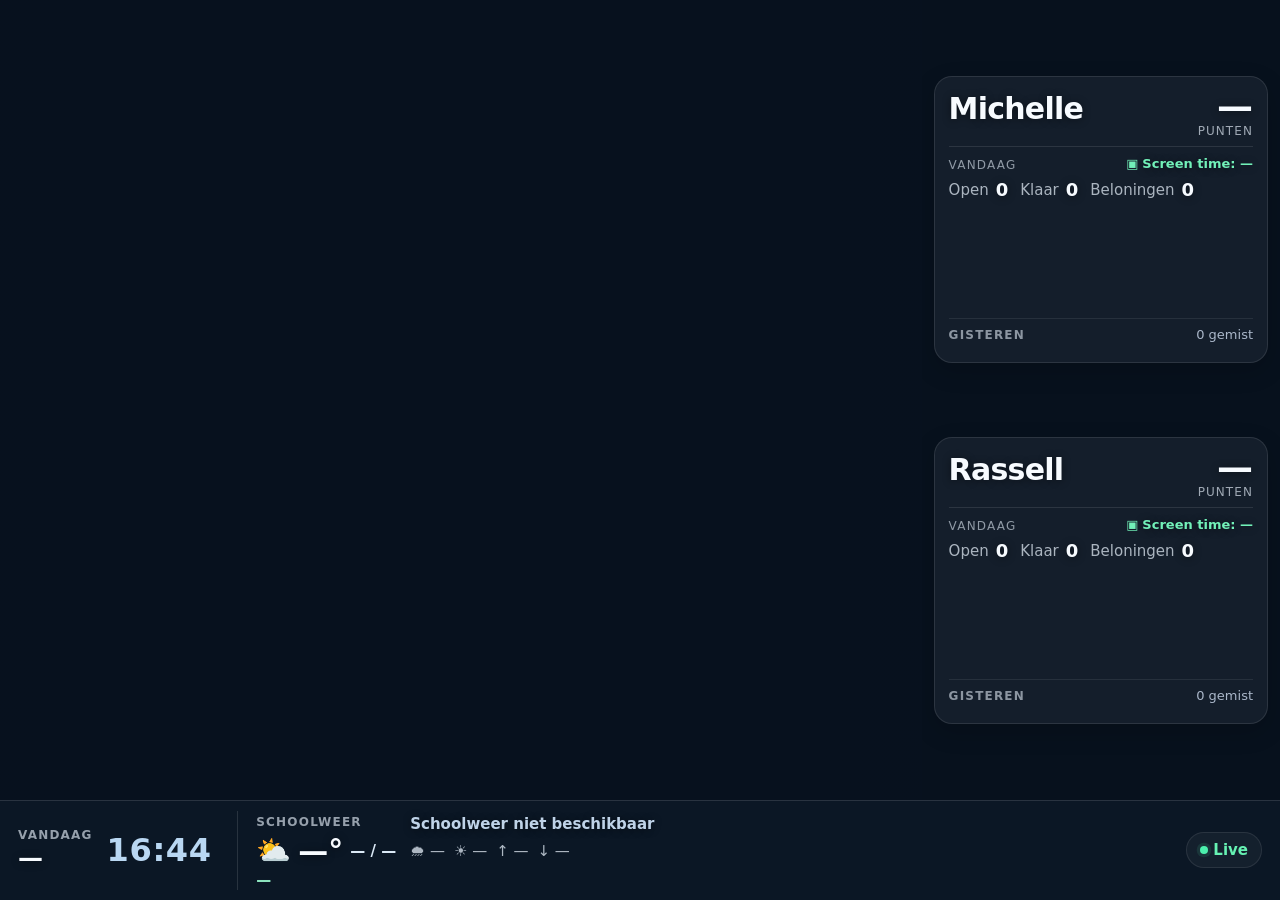
<file: index.html>
<!doctype html>
<html lang="nl">
<head>
<!-- Moved to Cloudflare on 1 Oct 2026: the old GitHub Pages address forwards here. -->
<script>if(location.hostname==='rdecaste.github.io')location.replace('https://family.quest-engine.workers.dev/'+location.search+location.hash);</script>
<meta charset="utf-8">
<meta name="viewport" content="width=device-width,initial-scale=1,viewport-fit=cover">
<meta http-equiv="Cache-Control" content="no-store">
<title>Family Dashboard</title>
<style>
*{box-sizing:border-box}
html,body{width:100%;height:100%;margin:0;overflow:hidden;background:#07111d;color:#f7fbff;font-family:Inter,system-ui,-apple-system,"Segoe UI",sans-serif}
body{background:#07111d}
.app{width:100vw;height:100vh;display:grid;grid-template-columns:minmax(0,27fr) minmax(0,73fr);background:#07111d}
.sidebar{position:relative;z-index:3;padding:2.3vh 1.7vw 2vh;display:flex;flex-direction:column;gap:1.45vh;background:linear-gradient(90deg,rgba(7,17,29,.98) 0%,rgba(7,17,29,.96) 82%,rgba(7,17,29,.82) 94%,rgba(7,17,29,.35) 100%)}
.sidebar-top{display:grid;grid-template-columns:1.3fr 1fr;gap:.8vw}
.date-wrap,.weather,.child{border:1px solid rgba(255,255,255,.10);background:rgba(255,255,255,.045);box-shadow:0 8px 24px rgba(0,0,0,.16)}
.date-wrap,.weather{border-radius:1.15vw;padding:1vw 1.05vw;min-height:12.5vh;display:flex;flex-direction:column;justify-content:center}
.date-label,.weather-label{font-size:.68vw;font-weight:760;letter-spacing:.1em;text-transform:uppercase;color:rgba(235,245,255,.62)}
.date-main{margin-top:.28vh;font-size:1.75vw;line-height:1.04;font-weight:820;letter-spacing:-.03em}
.current-time{margin-top:.5vh;font-size:1.12vw;line-height:1;font-weight:760;color:#b9d7f2;letter-spacing:.02em}
.weather-main{display:flex;align-items:center;gap:.55vw;margin-top:.25vh}
.icon{font-size:1.42vw;line-height:1}
.weather strong{font-size:1.62vw;line-height:1;font-weight:820}
.weather-range{margin-left:auto;font-size:.72vw;font-weight:700;color:#dbe9f6;white-space:nowrap}
.weather-detail{margin-top:.3vh;color:#bfd3e8;font-size:.72vw;font-weight:560;line-height:1.22}
.weather-meta{display:grid;grid-template-columns:1fr 1fr;gap:.24vh .65vw;margin-top:.5vh;padding-top:.5vh;border-top:1px solid rgba(255,255,255,.07);font-size:.65vw;color:rgba(235,245,255,.72)}
.weather-advice{margin-top:.5vh;padding:.42vh .5vw;border-radius:.58vw;background:rgba(110,181,255,.08);border:1px solid rgba(130,195,255,.10);font-size:.68vw;font-weight:700;color:#e8f5ff;line-height:1.25}
.child{border-radius:1.2vw;padding:1vw 1.05vw .9vw}
.child-head{display:flex;align-items:flex-start;justify-content:space-between;gap:.8vw}
.name{font-size:1.5vw;font-weight:840;letter-spacing:-.025em}
.child-sub{margin-top:.1vh;font-size:.68vw;color:rgba(235,245,255,.58);text-transform:uppercase;letter-spacing:.08em}
.head-right{display:flex;align-items:center;gap:.7vw}
.points{text-align:right;min-width:3.6vw}.points strong{display:block;font-size:2vw;line-height:.9;font-weight:860;font-variant-numeric:tabular-nums}.points span{display:block;margin-top:.15vh;color:rgba(235,245,255,.65);font-size:.58vw;text-transform:uppercase;letter-spacing:.09em}
.screen{display:flex;align-items:center;gap:.3vw;padding:.42vh .6vw;border-radius:999px;border:1px solid rgba(57,235,169,.4);background:rgba(6,65,49,.17);color:#72f1b9;font-size:.72vw;font-weight:760}.screen.no{border-color:rgba(255,115,125,.42);background:rgba(88,18,29,.18);color:#ff9da7}
.stats{display:grid;grid-template-columns:repeat(2,minmax(0,1fr));gap:.45vh .8vw;margin-top:.7vh;padding:.7vh 0;border-top:1px solid rgba(255,255,255,.08);border-bottom:1px solid rgba(255,255,255,.08)}
.stat{display:flex;align-items:center;justify-content:space-between;gap:.55vw;min-width:0}.stat-left{display:flex;align-items:center;gap:.42vw;min-width:0}.stat-icon{width:1.15vw;height:1.15vw;border-radius:50%;display:grid;place-items:center;background:rgba(91,190,255,.13);font-size:.62vw;flex:0 0 auto}.stat:nth-child(2) .stat-icon{background:rgba(50,235,171,.15)}.stat:nth-child(3) .stat-icon{background:rgba(255,202,75,.14)}.stat:nth-child(4) .stat-icon{background:rgba(255,181,75,.14)}
.stat-value{font-size:.98vw;line-height:1;font-weight:820}.stat-label{color:rgba(235,245,255,.70);font-size:.66vw;white-space:nowrap}
.tasks{padding-top:.65vh;display:grid;gap:.34vh}
.task{display:flex;align-items:center;gap:.45vw;font-size:.74vw;font-weight:620;color:#edf6ff;min-width:0}.task span:last-child{overflow:hidden;text-overflow:ellipsis;white-space:nowrap}
.task.done span:last-child{text-decoration:line-through;text-decoration-thickness:1.5px;opacity:.62}
.check{width:.95vw;height:.95vw;border-radius:50%;display:grid;place-items:center;background:#29dfa0;color:#052218;font-size:.58vw;font-weight:900;flex:0 0 auto}.task.open .check{background:rgba(255,255,255,.06);border:1px solid rgba(190,220,245,.40);color:transparent}
.more{color:#9ed4ff;font-size:.65vw;font-weight:650;margin-left:1.4vw}.empty{color:#7ff0bc;font-size:.74vw;font-weight:650}
.yesterday{margin-top:.7vh;padding-top:.62vh;border-top:1px solid rgba(255,255,255,.08)}
.yesterday-title{font-size:.61vw;font-weight:790;letter-spacing:.09em;text-transform:uppercase;color:rgba(235,245,255,.56);margin-bottom:.35vh}
.history-list{display:grid;gap:.3vh}
.history-item{display:flex;align-items:center;gap:.42vw;font-size:.69vw;color:#dce9f6;min-width:0}
.history-item span:last-child{overflow:hidden;text-overflow:ellipsis;white-space:nowrap}
.history-icon{width:.9vw;height:.9vw;border-radius:50%;display:grid;place-items:center;font-size:.53vw;flex:0 0 auto}
.history-item.missed .history-icon{background:rgba(255,117,128,.16);color:#ff9ca5}
.history-item.reward .history-icon{background:rgba(255,202,75,.14);color:#ffd66c}
.history-empty{font-size:.67vw;color:rgba(235,245,255,.46)}
.sidebar-footer{margin-top:auto;display:flex;justify-content:flex-end;align-items:center}
.live{display:inline-flex;align-items:center;gap:.45vw;padding:.5vh .68vw;border-radius:999px;border:1px solid rgba(255,255,255,.09);background:rgba(255,255,255,.04);color:#66f2b3;font-size:.74vw;font-weight:760}.live-dot{width:.58vw;height:.58vw;border-radius:50%;background:#4cf0ad;box-shadow:0 0 0 .26vw rgba(76,240,173,.10)}
.hero{position:relative;overflow:hidden;background:#07111e}
.hero::before{content:"";position:absolute;inset:0;background:linear-gradient(90deg,rgba(7,17,29,.34) 0%,rgba(7,17,29,.08) 9%,rgba(7,17,29,0) 18%);z-index:2;pointer-events:none}
.hero img{position:absolute;inset:0;width:100%;height:100%;object-fit:cover;object-position:center;opacity:0;transition:opacity .75s ease}.hero img.show{opacity:1}
.name,.points strong,.stat-value,.task,.date-main,.weather-detail,#weather-temp,.screen-text{text-shadow:0 1px 8px rgba(0,0,0,.45)}
@media(max-width:1200px){.app{grid-template-columns:minmax(0,27fr) minmax(0,73fr)}.sidebar{padding:18px}.date-main{font-size:25px}.name{font-size:25px}.points strong{font-size:34px}.screen,.task,.stat-label,.weather-detail{font-size:12px}.stat-value{font-size:17px}.icon{font-size:20px}}

/* Three shared surfaces: general today, Michelle, Rassell. */
.sidebar{overflow-y:auto;min-height:0}
.sidebar-top,.child{flex-shrink:0;border:1px solid rgba(255,255,255,.10);background:#141e2b;border-radius:18px;padding:clamp(16px,1.1vw,24px);box-shadow:0 8px 24px rgba(0,0,0,.16)}
.sidebar-top{display:block}
.date-wrap,.weather{border:0;box-shadow:none;background:none;border-radius:0;padding:0;min-height:0}
.date-wrap{display:flex;flex-direction:row;align-items:center;justify-content:space-between;gap:16px}
.date-main{font-size:clamp(18px,1.5vw,30px);line-height:1.15}
.current-time{font-size:clamp(28px,2.1vw,42px);margin:0;font-variant-numeric:tabular-nums;white-space:nowrap}
.weather{margin-top:16px;padding-top:14px;border-top:1px solid rgba(255,255,255,.10)}
.weather-label,.date-label,.child-sub,.yesterday-title{font-size:clamp(10px,.65vw,13px);letter-spacing:.1em}
.weather-main{margin-top:6px}.weather strong{font-size:clamp(25px,1.8vw,36px)}
.weather-range,.weather-detail,.weather-meta,.weather-advice{font-size:clamp(11px,.72vw,15px);line-height:1.4}
.weather-meta{display:flex;flex-wrap:wrap;gap:6px 18px;border:0;padding-top:0;margin-top:6px}
.weather-advice{padding:0;margin-top:8px;background:none;border:0;color:#8ce3be}
.name{font-size:clamp(23px,1.6vw,32px)}
.points strong{font-size:clamp(28px,2vw,40px)}.points span{font-size:clamp(10px,.6vw,12px)}
.today{margin-top:14px;padding-top:13px;border-top:1px solid rgba(255,255,255,.10)}
.today-head,.yesterday-head{display:flex;align-items:center;justify-content:space-between;gap:10px;flex-wrap:wrap}
.screen{font-size:clamp(11px,.7vw,14px);border:0;background:none;padding:0}
.stats{display:flex;flex-wrap:wrap;gap:8px 20px;border:0;padding:0;margin:12px 0}
.stat{gap:7px}.stat-icon{display:none}.stat-label{font-size:clamp(11px,.7vw,14px)}.stat-value{font-size:clamp(13px,.85vw,17px)}
.tasks{gap:6px;padding-top:0}.task{font-size:clamp(12px,.8vw,16px);gap:9px}.task span:last-child{white-space:normal;overflow-wrap:anywhere}
.check{width:16px;height:16px;font-size:11px}
.yesterday{margin-top:14px;padding-top:12px}.yesterday-title{margin:0}.yesterday-count,.history-empty,.history-item,.more,.empty{font-size:clamp(11px,.7vw,14px)}
.yesterday-count{color:#aab7c9}.history-list{margin-top:8px;gap:5px}.history-icon{width:15px;height:15px;font-size:10px}
.history-item span:last-child{white-space:normal;overflow-wrap:anywhere}
@media(max-width:700px){html,body{height:auto;min-height:100%;overflow:auto}.app{width:100%;height:auto;min-height:100vh;display:flex;flex-direction:column}.sidebar{padding:14px;gap:14px;background:#07111d;overflow:visible}.hero{height:65vh}.sidebar-footer{margin-top:0}.live{font-size:12px;padding:6px 10px}.live-dot{width:8px;height:8px}.icon{font-size:24px}}


/* Larger, readable type with four reserved chore rows per child. */
.sidebar{padding:clamp(12px,1vw,22px);gap:12px;min-width:0}
.sidebar-top,.child{padding:clamp(14px,1vw,22px);min-width:0}
.date-wrap{flex-wrap:wrap;gap:8px 14px}
.date-wrap>div:first-child{flex:1;min-width:180px}
.date-main{font-size:clamp(24px,1.65vw,36px)}
.current-time{font-size:clamp(34px,2.4vw,48px)}
.name{font-size:clamp(28px,1.9vw,40px)}
.points strong{font-size:clamp(36px,2.5vw,50px)}
.points span,.date-label,.weather-label,.child-sub,.yesterday-title{font-size:clamp(12px,.85vw,18px)}
.weather strong{font-size:clamp(30px,2.2vw,44px)}
.icon{font-size:28px}
.weather-range,.weather-detail,.weather-meta,.weather-advice,.screen,.stat-label,.yesterday-count,.history-empty,.history-item,.more,.empty{font-size:clamp(15px,1vw,21px);line-height:1.35}
.weather{margin-top:12px;padding-top:10px}
.weather-meta{gap:4px 12px}
.today{margin-top:10px;padding-top:10px}
.stats{gap:6px 14px;margin:10px 0}
.stat-value{font-size:clamp(18px,1.2vw,25px)}
.tasks{font-size:clamp(18px,1.2vw,25px);line-height:1.35;grid-auto-rows:minmax(1.45em,auto);align-content:start;gap:6px;min-height:calc(5.8em + 18px)}
.task{font-size:inherit;line-height:inherit;min-height:1.45em;align-items:center}
.check{width:20px;height:20px;font-size:13px}
.yesterday{margin-top:10px;padding-top:10px}
.history-icon{width:18px;height:18px;font-size:12px}
.live{font-size:15px;padding:6px 10px}.live-dot{width:8px;height:8px}
@media(max-width:700px){.date-wrap>div:first-child{min-width:150px}.sidebar{padding:12px}.hero{height:65vh}}


/* Compact the three cards; fit the complete panel to the display height. */
.sidebar{overflow:hidden;padding:10px;display:block}
.sidebar-content{display:flex;flex-direction:column;gap:9px}
.sidebar-top,.child{padding:12px;border-radius:15px}
.date-wrap{gap:4px 10px}.date-wrap>div:first-child{min-width:135px;flex:1 1 135px}
.date-main{font-size:clamp(21px,1.5vw,32px)}.current-time{font-size:clamp(28px,2vw,42px)}
.weather{margin-top:8px;padding-top:8px}.weather-main{margin-top:3px}
.weather-meta{margin-top:3px;gap:2px 10px}.weather-advice{margin-top:4px}
.name{font-size:clamp(26px,1.8vw,36px)}.points strong{font-size:clamp(32px,2.2vw,46px)}
.today{margin-top:8px;padding-top:8px}.today-head{gap:4px 8px}
.screen{font-size:clamp(13px,.9vw,19px)}
.stats{margin:7px 0;gap:5px 12px}
.tasks{grid-auto-rows:minmax(1.3em,auto);gap:3px;min-height:calc(5.2em + 9px);line-height:1.3}
.task{min-height:1.3em;gap:7px}
.yesterday{margin-top:8px;padding-top:8px}.history-list{margin-top:5px;gap:3px}
.history-item,.history-empty,.yesterday-count{font-size:clamp(13px,.9vw,19px);line-height:1.25}
.today-rewards{border-top:1px solid rgba(255,255,255,.08);padding-top:6px;margin-top:6px;display:grid;gap:4px;color:#ffd66c;font-size:clamp(15px,1vw,21px);line-height:1.3}
.today-rewards[hidden]{display:none}.reward-item{display:flex;gap:7px;align-items:baseline}.reward-item span:last-child{overflow-wrap:anywhere}
.sidebar-footer{margin-top:0}.live{font-size:12px;padding:3px 7px}
@media(max-width:700px){.sidebar{overflow:visible}.sidebar-content{zoom:1!important}}

/* QHD kiosk layout: cinematic scene, child rail, shared status. */
.app{width:100%;height:100vh;height:100dvh;grid-template-columns:minmax(0,72fr) minmax(0,28fr);grid-template-rows:minmax(0,1fr) auto;overflow:hidden}
.hero{grid-column:1;grid-row:1;min-width:0;min-height:0}
.hero::before{background:linear-gradient(90deg,rgba(7,17,29,.10),transparent 12%,transparent 88%,rgba(7,17,29,.18))}
.hero img{width:100%;height:100%;object-fit:cover;object-position:center center}
.sidebar{grid-column:2;grid-row:1;min-width:0;min-height:0;padding:clamp(12px,.8vw,20px);background:#07111d;overflow:hidden}
.sidebar-content{min-height:100%;height:auto;display:flex;flex-direction:column;justify-content:space-evenly;gap:clamp(10px,.65vh,16px)}
.child{flex:0 1 auto;padding:clamp(14px,.85vw,22px);border-radius:18px}
.name{font-size:clamp(30px,1.6vw,42px)}.points strong{font-size:clamp(36px,2vw,52px)}
.task{font-size:clamp(17px,.86vw,23px)}
.status-strip{grid-column:1/-1;grid-row:2;min-width:0;min-height:0;display:flex;align-items:center;gap:clamp(16px,1.2vw,32px);padding:clamp(10px,.7vw,18px) clamp(18px,1.2vw,30px);background:#0b1725;border-top:1px solid rgba(255,255,255,.12)}
.status-strip .sidebar-top{flex:1;min-width:0;display:grid;grid-template-columns:minmax(0,auto) minmax(0,1fr);align-items:center;gap:clamp(20px,2vw,50px);padding:0;border:0;border-radius:0;background:none;box-shadow:none}
.status-strip .date-wrap{display:flex;align-items:center;gap:clamp(14px,1vw,28px);flex-wrap:nowrap;white-space:nowrap}
.status-strip .date-wrap>div:first-child{min-width:0;flex:0 1 auto}
.status-strip .date-main{font-size:clamp(25px,1.45vw,38px)}
.status-strip .current-time{font-size:clamp(32px,1.9vw,48px)}
.status-strip .weather{margin:0;padding:0 0 0 clamp(18px,1.4vw,36px);border:0;border-left:1px solid rgba(255,255,255,.12);min-width:0;display:grid;grid-template-columns:auto minmax(0,1fr);gap:2px clamp(14px,1vw,26px);align-items:center}
.status-strip .weather-label{grid-column:1;grid-row:1}
.status-strip .weather-main{grid-column:1;grid-row:2;margin:0;white-space:nowrap}
.status-strip .weather-detail{grid-column:2;grid-row:1;min-width:0}
.status-strip .weather-meta{grid-column:2;grid-row:2;margin:0;padding:0;border:0;display:flex;gap:clamp(8px,.7vw,18px);flex-wrap:wrap}
.status-strip .weather-advice{grid-column:1/-1;margin:2px 0 0;padding:0;font-size:clamp(15px,.8vw,20px)}
.status-strip .sidebar-footer{flex:0 0 auto;margin:0}
.status-strip .live{font-size:clamp(15px,.8vw,20px);padding:8px 13px}
.status-strip{display:block}
.status-main{display:flex;align-items:center;gap:clamp(16px,1.2vw,32px);min-width:0}
@media(max-width:1200px){.app{grid-template-columns:minmax(0,65fr) minmax(0,35fr)}.status-strip .sidebar-top{gap:14px}.status-strip .weather{grid-template-columns:1fr}.status-strip .weather-label,.status-strip .weather-main,.status-strip .weather-detail,.status-strip .weather-meta,.status-strip .weather-advice{grid-column:1;grid-row:auto}.status-strip .weather-meta{display:none}}
@media(max-width:700px){html,body{height:auto;overflow:auto}.app{height:auto;min-height:100vh;display:flex;flex-direction:column}.hero{order:1;height:54vh;flex:none}.sidebar{order:2;overflow:visible}.sidebar-content{height:auto}.status-strip{order:3;display:block}.status-strip .sidebar-top{display:block}.status-strip .weather{margin-top:12px;padding:12px 0 0;border-left:0;border-top:1px solid rgba(255,255,255,.12)}.status-strip .sidebar-footer{margin-top:10px}}

/* Points a chore earns, next to its ⚔ boss damage (boss-tasks.js). */
.task .pts{display:inline-block;margin-left:.5em;padding:.05em .5em;border-radius:999px;background:rgba(76,240,173,.12);border:1px solid rgba(76,240,173,.4);color:#8ff0c4;font-size:.78em;font-weight:800;line-height:1.35;white-space:nowrap;vertical-align:.08em;font-variant-numeric:tabular-nums;text-decoration:none}
.task .pts+.fb-dmg{margin-left:.35em}
.task.done .pts{opacity:.6}
.task .since{display:inline-block;margin-left:.35em;padding:.05em .5em;border-radius:999px;background:#f6c45320;border:1px solid #f6c45366;color:#f6c453;font-size:.7em;font-weight:700;line-height:1.35;white-space:nowrap;vertical-align:.08em}

/* Celebrate a child card that has finished every task today. */
.child.all-done{box-shadow:0 8px 24px rgba(0,0,0,.16),0 0 0 1px rgba(76,240,173,.35),0 0 26px rgba(76,240,173,.28)}
.all-done-msg{display:flex;align-items:center;gap:.45em}
.all-done-icon{font-size:1.2em;line-height:1}

</style>
<link rel="stylesheet" href="boss.css?v=3">
</head>
<body>
<div class="app">
  <main class="hero">
    <img id="image-a" alt="Family adventure visual">
    <img id="image-b" alt="" aria-hidden="true">
  </main>

  <aside class="sidebar"><div class="sidebar-content">
    <article class="child" data-child="michelle">
      <div class="child-head">
        <div class="name">Michelle</div>
        <div class="head-right"><div class="points"><strong>—</strong><span>punten</span></div></div>
      </div>
      <section class="today" aria-label="Vandaag"><div class="today-head"><div class="child-sub">Vandaag</div><div class="screen"><span>▣</span><span class="screen-text">Screen time: —</span></div></div>
      <div class="stats">
        <div class="stat"><div class="stat-left"><div class="stat-icon">○</div><div class="stat-label">Open</div></div><div class="stat-value outstanding-count">0</div></div>
        <div class="stat"><div class="stat-left"><div class="stat-icon">✓</div><div class="stat-label">Klaar</div></div><div class="stat-value completed-count">0</div></div>
        <div class="stat"><div class="stat-left"><div class="stat-icon">★</div><div class="stat-label">Beloningen</div></div><div class="stat-value redemptions-count">0</div></div>
      </div>
      <div class="tasks"></div><div class="today-rewards" aria-label="Vandaag ingewisseld" hidden></div></section>
      <div class="yesterday"><div class="yesterday-head"><div class="yesterday-title">Gisteren</div><div class="yesterday-count"><span class="missed-count">0</span> gemist</div></div><div class="history-list"></div></div>
    </article>

    <article class="child" data-child="rassell">
      <div class="child-head">
        <div class="name">Rassell</div>
        <div class="head-right"><div class="points"><strong>—</strong><span>punten</span></div></div>
      </div>
      <section class="today" aria-label="Vandaag"><div class="today-head"><div class="child-sub">Vandaag</div><div class="screen"><span>▣</span><span class="screen-text">Screen time: —</span></div></div>
      <div class="stats">
        <div class="stat"><div class="stat-left"><div class="stat-icon">○</div><div class="stat-label">Open</div></div><div class="stat-value outstanding-count">0</div></div>
        <div class="stat"><div class="stat-left"><div class="stat-icon">✓</div><div class="stat-label">Klaar</div></div><div class="stat-value completed-count">0</div></div>
        <div class="stat"><div class="stat-left"><div class="stat-icon">★</div><div class="stat-label">Beloningen</div></div><div class="stat-value redemptions-count">0</div></div>
      </div>
      <div class="tasks"></div><div class="today-rewards" aria-label="Vandaag ingewisseld" hidden></div></section>
      <div class="yesterday"><div class="yesterday-head"><div class="yesterday-title">Gisteren</div><div class="yesterday-count"><span class="missed-count">0</span> gemist</div></div><div class="history-list"></div></div>
    </article>

  </div></aside>

  <footer class="status-strip">
    <div class="status-main">
    <section class="sidebar-top" aria-label="Vandaag algemeen">
      <div class="date-wrap">
        <div><div class="date-label">Vandaag</div>
        <div id="date" class="date-main">—</div></div>
        <div id="current-time" class="current-time">—:—</div>
      </div>
      <div class="weather">
        <div class="weather-label">Schoolweer</div>
        <div class="weather-main">
          <span id="weather-icon" class="icon">⛅</span>
          <strong id="weather-temp">—°</strong>
          <span id="weather-range" class="weather-range">— / —</span>
        </div>
        <div id="weather-text" class="weather-detail">Weer laden…</div>
        <div class="weather-meta">
          <span id="weather-rain">🌧 —</span>
          <span id="weather-sun">☀️ —</span>
          <span id="weather-sunrise">↑ —</span>
          <span id="weather-sunset">↓ —</span>
        </div>
        <div id="weather-advice" class="weather-advice">Schooladvies laden…</div>
      </div>
    </section>

    <div class="sidebar-footer">
      <div class="live"><span class="live-dot"></span><span>Live</span></div>
    </div>
    </div>
  </footer>
</div>
<script>
const weatherUrl='https://api.open-meteo.com/v1/forecast?latitude=51.27833&longitude=3.83611&hourly=temperature_2m,apparent_temperature,precipitation_probability,weather_code,wind_speed_10m&daily=weather_code,temperature_2m_max,temperature_2m_min,precipitation_probability_max,sunrise,sunset,sunshine_duration&forecast_days=1&timezone=Europe%2FAmsterdam';
let active=document.getElementById('image-a'),standby=document.getElementById('image-b'),imageKey='';
const esc=s=>String(s??'').replace(/[&<>"']/g,c=>({'&':'&amp;','<':'&lt;','>':'&gt;','"':'&quot;',"'":'&#39;'}[c]));
const title=t=>esc(typeof t==='string'?t:t?.title||'');
function taskRows(data){
  const open=(data.outstandingTasks||[]).map(t=>({...t,_state:'open'}));
  const done=(data.completedTasks||[]).map(t=>({...t,_state:'done'}));
  const source=[...open,...done];
  if(!source.length)return '<div class="empty">Geen taken vandaag</div>';
  if(!open.length)return '<div class="empty all-done-msg"><span class="all-done-icon">🎉</span>Alles gedaan vandaag!</div>';
  const pts=t=>Number(t.points)>0?`<b class="pts">+${Number(t.points)}</b>`:'';
  const sinceTxt=t=>{if(!t||!t.since)return '';const d=new Date(t.since+'T12:00:00Z');return isNaN(d)?'':`<span class="since">sinds ${['zo','ma','di','wo','do','vr','za'][d.getUTCDay()]}</span>`;};
  const visible=source.slice(0,4).map(t=>`<div class="task ${t._state}"><span class="check">${t._state==='done'?'✓':''}</span><span>${title(t)}${pts(t)}${sinceTxt(t)}</span></div>`).join('');
  return visible+(source.length>4?`<div class="more">+${source.length-4} meer</div>`:'');
}
function rewardRows(data){
  return (data.redemptions||[]).map(reward=>`<div class="reward-item"><span aria-hidden="true">★</span><span>Beloning: ${title(reward)}${Number.isFinite(Number(reward.points))&&reward.points!=null?' · '+esc(reward.points)+' punten':''}</span></div>`).join('');
}
function fitSidebar(){
  const panel=document.querySelector('.sidebar'),content=document.querySelector('.sidebar-content');
  content.style.zoom='1';
  if(matchMedia('(max-width:700px)').matches)return;
  const style=getComputedStyle(panel);
  const available=panel.clientHeight-parseFloat(style.paddingTop)-parseFloat(style.paddingBottom);
  const needed=content.getBoundingClientRect().height;
  if(needed>available)content.style.zoom=String(Math.max(.1,available/needed));
}
let fitFrame;
function scheduleFit(){cancelAnimationFrame(fitFrame);fitFrame=requestAnimationFrame(fitSidebar);}
addEventListener('resize',scheduleFit);
new ResizeObserver(scheduleFit).observe(document.querySelector('.sidebar'));
if(document.fonts)document.fonts.ready.then(scheduleFit);
function yesterdayRows(data){
  const missed=(data.yesterdayIncompleteTasks||[]).map(t=>({type:'missed',title:t.title}));
  const rewards=(data.yesterdayRedemptions||[]).map(t=>({type:'reward',title:t.title}));
  const items=[...missed,...rewards];
  if(!items.length)return '<div class="history-empty">Niets gemist of ingewisseld</div>';
  const visible=items.slice(0,4).map(x=>`<div class="history-item ${x.type}"><span class="history-icon">${x.type==='missed'?'!':'★'}</span><span>${x.type==='missed'?'Gemist: ':'Beloning: '}${title(x.title)}</span></div>`).join('');
  return visible+(items.length>4?`<div class="more">+${items.length-4} meer</div>`:'');
}
function renderChild(key,data){
  const root=document.querySelector(`[data-child="${key}"]`); if(!root||!data)return;
  root.querySelector('.points strong').textContent=data.points??0;
  const screen=root.querySelector('.screen'),no=data.screenTime==='No';
  screen.classList.toggle('no',no);root.querySelector('.screen-text').textContent=`Schermtijd ${no?'niet toegestaan':'toegestaan'}`;
  root.querySelector('.outstanding-count').textContent=(data.outstandingTasks||[]).length;
  root.querySelector('.completed-count').textContent=(data.completedTasks||[]).length;
  root.querySelector('.redemptions-count').textContent=(data.redemptions||[]).length;
  const missed=Number(data.missedPoints??0);root.querySelector('.missed-count').textContent=missed<0?Math.abs(missed/2):(data.yesterdayIncompleteTasks||[]).length;
  const allDone=!(data.outstandingTasks||[]).length&&!!(data.completedTasks||[]).length;
  root.classList.toggle('all-done',allDone);
  root.querySelector('.tasks').innerHTML=taskRows(data);
  root.querySelector('.history-list').innerHTML=yesterdayRows(data);
  const rewards=root.querySelector('.today-rewards');
  rewards.innerHTML=rewardRows(data);rewards.hidden=!(data.redemptions||[]).length;
  scheduleFit();
}
function renderImageState(d){
  const url=d?.image_url||'';
  const key=String(d?.image_version||d?.image_url||d?.image_public_id||url);
  if(!url||key===imageKey)return;
  standby.onload=()=>{standby.classList.add('show');active.classList.remove('show');[active,standby]=[standby,active];imageKey=key};
  standby.src=url+(url.includes('?')?'&':'?')+'t='+Date.now();
}
function refreshClock(){
  document.getElementById('current-time').textContent=new Intl.DateTimeFormat('nl-NL',{
    hour:'2-digit',minute:'2-digit',hour12:false,timeZone:'Europe/Amsterdam'
  }).format(new Date());
}
async function refreshData(){
  try{
    const r=await fetch(`https://quest-engine.quest-engine.workers.dev/family/latest?t=${Date.now()}`,{cache:'no-store'});if(!r.ok)throw new Error(r.status);
    const d=await r.json();
    renderChild('rassell',d.children.rassell);
    renderChild('michelle',d.children.michelle);
    if(window.FamilyExtras)FamilyExtras.render(d);
    renderImageState(d);
    document.getElementById('date').textContent=new Intl.DateTimeFormat('nl-NL',{weekday:'long',day:'numeric',month:'long'}).format(new Date(`${d.date}T12:00:00`));
  }catch(e){console.error('Live data unavailable',e)}
}
const weatherInfo=c=>c===0?['☀️','Helder']:[1,2].includes(c)?['🌤️','Licht bewolkt']:c===3?['☁️','Bewolkt']:[45,48].includes(c)?['🌫️','Mist']:[51,53,55,56,57].includes(c)?['🌦️','Motregen']:[61,63,65,66,67,80,81,82].includes(c)?['🌧️','Regen']:[71,73,75,77,85,86].includes(c)?['🌨️','Sneeuw']:[95,96,99].includes(c)?['⛈️','Onweer']:['🌥️','Wisselend'];

const hhmm=value=>{
  if(!value)return '—';
  const d=new Date(value);
  return Number.isNaN(d.getTime())?'—':d.toLocaleTimeString('nl-NL',{hour:'2-digit',minute:'2-digit'});
};

function schoolWeather(d){
  const h=d?.hourly,day=d?.daily;
  if(!h?.time?.length||!day)return null;
  const rows=h.time.map((t,i)=>({
    t:new Date(t),
    hour:new Date(t).getHours(),
    temp:+h.temperature_2m[i],
    feel:+h.apparent_temperature[i],
    rain:+h.precipitation_probability[i],
    code:+h.weather_code[i],
    wind:+h.wind_speed_10m[i]
  }));
  const at8=rows.find(x=>x.hour===8)||rows[0];
  const at14=rows.find(x=>x.hour===14);
  const at15=rows.find(x=>x.hour===15);
  const home=at14&&at15?{
    temp:(at14.temp+at15.temp)/2,
    feel:(at14.feel+at15.feel)/2,
    rain:Math.max(at14.rain,at15.rain),
    wind:Math.max(at14.wind,at15.wind),
    code:Math.max(at14.code,at15.code)
  }:(at14||at15||at8);
  const commute=[at8,home].filter(Boolean);
  const commuteRain=Math.max(...commute.map(x=>x.rain||0));
  const commuteFeel=Math.min(...commute.map(x=>x.feel));
  const commuteWind=Math.max(...commute.map(x=>x.wind||0));
  return{
    at8,home,
    min:+day.temperature_2m_min?.[0],
    max:+day.temperature_2m_max?.[0],
    rainMax:+day.precipitation_probability_max?.[0],
    sunshineHours:(+day.sunshine_duration?.[0]||0)/3600,
    sunrise:day.sunrise?.[0],
    sunset:day.sunset?.[0],
    code:+day.weather_code?.[0],
    commuteRain,commuteFeel,commuteWind
  };
}

function schoolAdvice(w){
  const clothing=[];
  if(w.commuteFeel<5)clothing.push('warme jas');
  else if(w.commuteFeel<10)clothing.push('jas + trui');
  else if(w.commuteFeel<14)clothing.push('lichte jas');
  else if(w.commuteFeel<18)clothing.push('trui of vest');
  else clothing.push('T-shirt is ok');

  if(w.commuteRain>=50)clothing.push('regenjas mee');
  else if(w.commuteRain>=30)clothing.push('lichte regenjas slim');
  else clothing.push('geen regenjas nodig');

  if(w.commuteWind>=35)clothing.push('winderig');
  return clothing.join(' · ');
}

async function refreshWeather(){
  try{
    const r=await fetch(`${weatherUrl}&t=${Date.now()}`,{cache:'no-store'});
    if(!r.ok)throw new Error(r.status);
    const w=schoolWeather(await r.json());
    if(!w)return;
    const [i,label]=weatherInfo(w.code);

    document.getElementById('weather-icon').textContent=i;
    document.getElementById('weather-temp').textContent=`${Math.round(w.at8.temp)}°`;
    document.getElementById('weather-range').textContent=`${Math.round(w.min)}° / ${Math.round(w.max)}°`;
    document.getElementById('weather-text').textContent=`${label} · 08:00 ${Math.round(w.at8.temp)}° · 14:30 ~${Math.round(w.home.temp)}°`;
    document.getElementById('weather-rain').textContent=`🌧 ${Math.round(w.commuteRain)}% commute`;
    document.getElementById('weather-sun').textContent=`☀️ ${w.sunshineHours.toFixed(1)}u zon`;
    document.getElementById('weather-sunrise').textContent=`↑ ${hhmm(w.sunrise)}`;
    document.getElementById('weather-sunset').textContent=`↓ ${hhmm(w.sunset)}`;
    document.getElementById('weather-advice').textContent=schoolAdvice(w);
    scheduleFit();
  }catch(e){
    document.getElementById('weather-text').textContent='Schoolweer niet beschikbaar';
    document.getElementById('weather-advice').textContent='—';
  }
}
refreshClock();refreshData();refreshWeather();
setInterval(refreshClock,30000);setInterval(refreshData,15000);setInterval(refreshWeather,600000);
</script>
<script src="boss.js?v=8"></script>
<script src="boss-tasks.js?v=6"></script>
<script src="extras.js?v=1"></script>
</body>
</html>
</file>
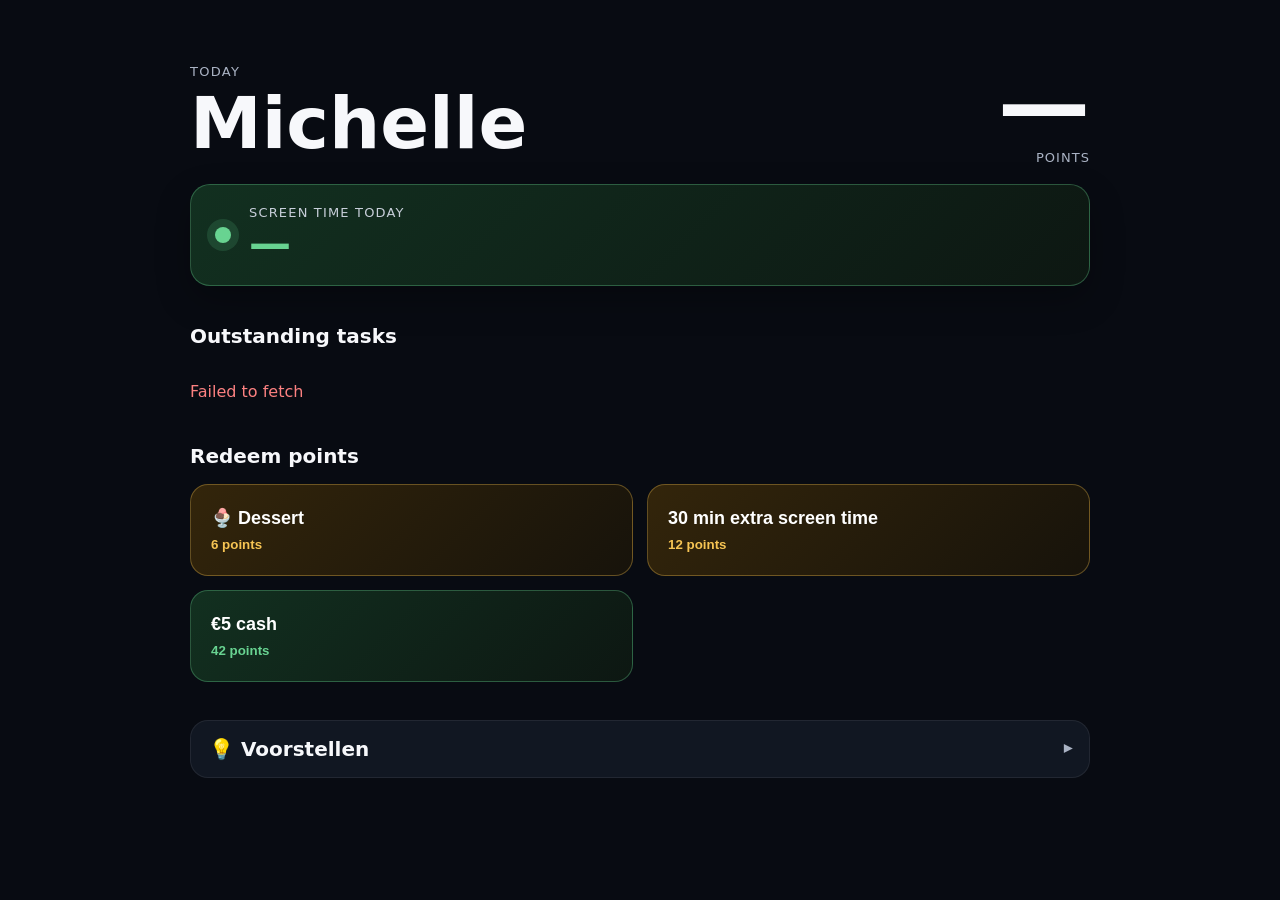
<file: michelle.html>
<!doctype html>
<html lang="en">
<head>
<!-- Moved to Cloudflare on 1 Oct 2026: the old GitHub Pages address forwards here. -->
<script>if(location.hostname==='rdecaste.github.io')location.replace('https://family.quest-engine.workers.dev/michelle'+location.search+location.hash);</script>
<meta charset="utf-8">
<meta name="viewport" content="width=device-width,initial-scale=1">
<meta http-equiv="Cache-Control" content="no-store">
<title>Michelle — Family Dashboard</title>
<link rel="stylesheet" href="child-app.css?v=6">
</head>
<body>
<main>
<header class="top">
<div><p class="eyebrow">Today</p><h1>Michelle</h1></div>
<div class="points"><strong id="points">—</strong><span>points</span></div>
</header>
<div class="screen-banner" id="screen"><span class="dot"></span><div><span class="screen-label">Screen time today</span><strong class="screen-value">—</strong></div></div>
<h2>Outstanding tasks</h2>
<section class="tasks" id="tasks"></section>
<p class="message" id="message" aria-live="polite"></p>
<section class="rewards">
<h2>Redeem points</h2>
<div class="reward-grid">
<button class="reward" type="button" data-reward="dessert" data-cost="6"><strong>🍨 Dessert</strong><span>6 points</span></button>
<button class="reward" type="button" data-reward="screen" data-cost="12"><strong>30 min extra screen time</strong><span>12 points</span></button>
<button class="reward cash" type="button" data-reward="cash" data-cost="42"><strong>€5 cash</strong><span>42 points</span></button>
</div>
</section>
<section class="ideas" aria-labelledby="ideas-title">
<details class="ideas-fold"><summary><h2 id="ideas-title">💡 Voorstellen <span id="ideas-count" class="ideas-count"></span></h2></summary>
<p class="ideas-intro">Heb je een idee voor een taakje of een beloning? Stel het voor, papa of mama kiest.</p>
<form class="idea-form" data-kind="task"><label>Taakje voorstellen<input name="idea" maxlength="60" placeholder="Bv. de tafel dekken" autocomplete="off" required></label><button type="submit">Voorstellen</button></form>
<form class="idea-form" data-kind="reward"><label>Beloning voorstellen<input name="idea" maxlength="60" placeholder="Bv. naar McDonald's" autocomplete="off" required></label><label class="idea-cost">Punten<input name="cost" type="number" min="1" max="500" inputmode="numeric" placeholder="?"></label><button type="submit">Voorstellen</button></form>
<div id="my-ideas" class="my-ideas"></div>
<p class="message" id="idea-message" aria-live="polite"></p>
</details>
</section>
</main>
<script>const CHILD='Michelle';</script>
<script src="child-app.js?v=6"></script>
<script src="proposals.js?v=3"></script>
<script src="boss-tasks.js?v=6"></script>
<script src="extras.js?v=2"></script>
</body>
</html>
</file>
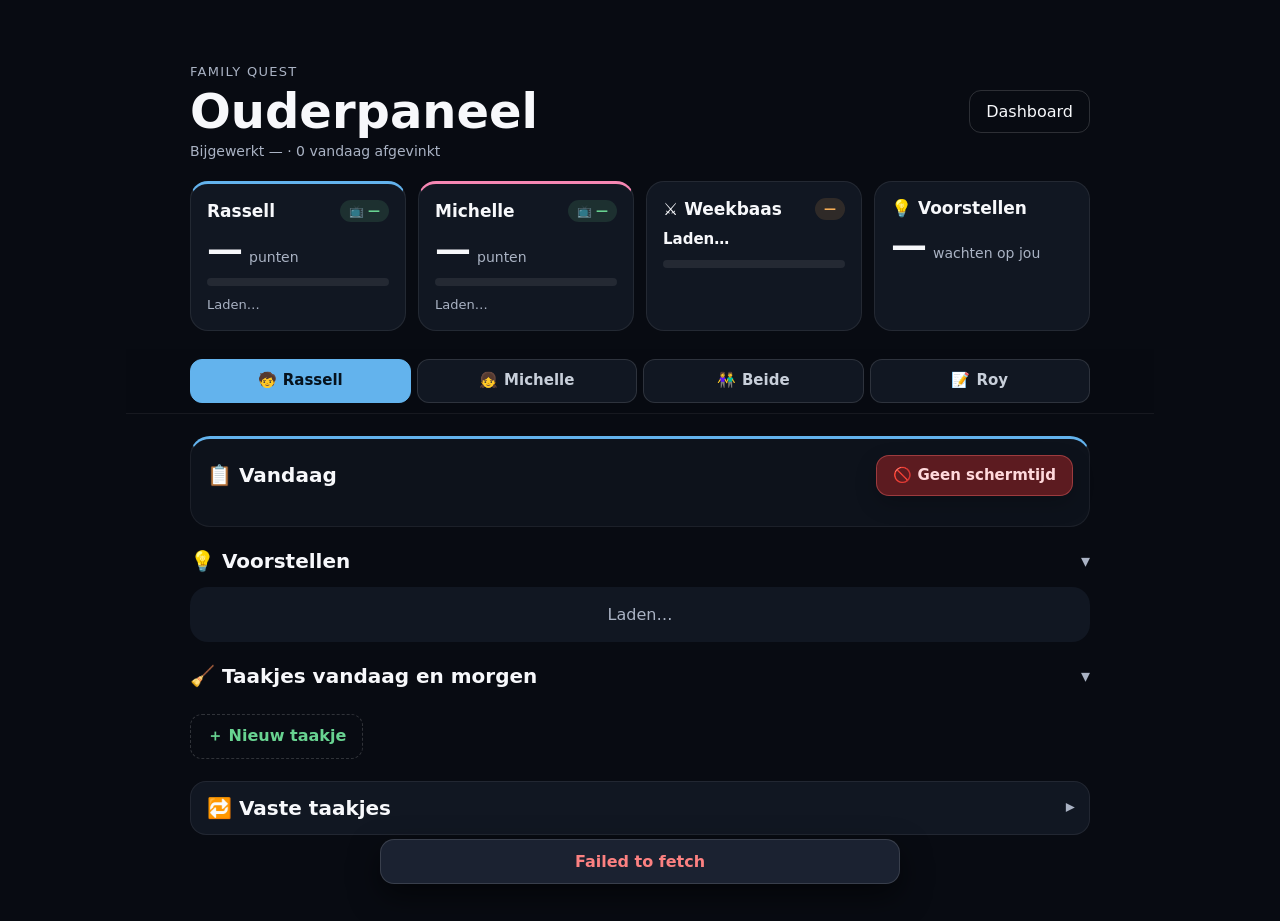
<file: parent.html>
<!doctype html>
<html lang="nl">
<head>
<!-- Moved to Cloudflare on 1 Oct 2026: the old GitHub Pages address forwards here. -->
<script>if(location.hostname==='rdecaste.github.io')location.replace('https://family.quest-engine.workers.dev/parent'+location.search+location.hash);</script>
<meta charset="utf-8">
<meta name="viewport" content="width=device-width,initial-scale=1,viewport-fit=cover">
<title>Ouderpaneel · Family Quest</title>
<link rel="stylesheet" href="child-app.css?v=3">
<link rel="stylesheet" href="parent.css?v=14">
<link rel="stylesheet" href="remind.css?v=1">
</head>
<body>
<main>
<header class="top">
<div><p class="eyebrow">Family Quest</p><h1>Ouderpaneel</h1><p class="updated">Bijgewerkt <span id="updated">—</span> · <span id="completedCount">0</span> vandaag afgevinkt</p></div>
<a class="dashboard-link" href="./">Dashboard</a>
</header>

<section class="overview" aria-label="Overzicht">
<a class="ov-card ov-kid" href="#rassell" data-go="rassell" data-child="rassell"><div class="ov-head"><strong>Rassell</strong><span class="pill screen">📺 —</span></div><div class="ov-points"><b class="points-val">—</b><span>punten</span></div><div class="bar"><i></i></div><small class="ov-today">Laden…</small></a>
<a class="ov-card ov-kid" href="#michelle" data-go="michelle" data-child="michelle"><div class="ov-head"><strong>Michelle</strong><span class="pill screen">📺 —</span></div><div class="ov-points"><b class="points-val">—</b><span>punten</span></div><div class="bar"><i></i></div><small class="ov-today">Laden…</small></a>
<a id="ov-boss" class="ov-card ov-boss" href="#beide" data-go="beide"><div class="ov-head"><strong>⚔️ Weekbaas</strong><span class="pill boss-state">—</span></div><p class="boss-name">Laden…</p><div class="bar hp"><i></i></div><small class="boss-detail"></small></a>
<a id="ov-proposals" class="ov-card ov-proposals" href="#rassell" data-go="rassell"><div class="ov-head"><strong>💡 Voorstellen</strong></div><div class="ov-points"><b class="proposal-val">—</b><span class="proposal-label">wachten op jou</span></div></a>
</section>

<nav class="tabs" role="tablist" aria-label="Onderdelen">
<button type="button" role="tab" data-tab="rassell" class="t-rassell"><span>🧒</span>Rassell<span class="badge" data-badge="Rassell" hidden></span></button><button type="button" role="tab" data-tab="michelle" class="t-michelle"><span>👧</span>Michelle<span class="badge" data-badge="Michelle" hidden></span></button><button type="button" role="tab" data-tab="beide" class="t-beide"><span>👫</span>Beide</button><button type="button" role="tab" data-tab="steph" class="t-steph"><span>📝</span>Roy<span class="badge" data-remind-badge hidden></span></button>
</nav>

<div class="tab-panel p-rassell" role="tabpanel" data-panel="rassell">
<section class="block">
<div class="child-section"><div class="child-head"><h2>📋 Vandaag</h2><button class="screen-off" type="button" data-child="Rassell">🚫 Geen schermtijd</button></div><div id="rassellOpen" class="open-list"></div><div id="rassellTasks" class="tasks"></div></div>
</section>
<section class="block manage proposals-block" data-person="Rassell">
<details class="fold" data-fold="proposals-rassell" open><summary><h2>💡 Voorstellen <span class="count" data-count="proposals" data-person="Rassell"></span></h2></summary>
<div class="manage-list" data-list="proposals" data-person="Rassell"><div class="empty small">Laden…</div></div>
</details>
</section>
<section class="block manage">
<details class="fold" data-fold="planned-rassell" open><summary><h2>🧹 Taakjes vandaag en morgen <span class="count" data-count="planned" data-person="Rassell"></span></h2></summary>
<div class="manage-list" data-list="planned" data-person="Rassell"></div>
<details class="add-toggle"><summary>＋ Nieuw taakje</summary>
<form class="manage-card add" data-kind="add-task">
<div class="card-fields"><label>Naam<input name="title" maxlength="60" placeholder="Bv. tafel dekken"></label><label>Voor<select name="person"><option selected>Rassell</option><option>Michelle</option><option>Beide</option></select></label><label>Soort<select name="level"><option value="standaard">⚡ Standaard (3)</option><option value="extra">🔥 Extra (5)</option></select></label><label>Wanneer<select name="day"><option value="vandaag">Vandaag</option><option value="morgen">Morgen</option></select></label></div>
<div class="card-actions"><button class="ok" data-act="add-task">Toevoegen</button></div>
</form>
</details>
</details>
</section>
<section class="block manage">
<details class="fold" data-fold="vast-rassell"><summary><h2>🔁 Vaste taakjes <span class="count" data-count="recurring" data-person="Rassell"></span></h2></summary>
<p class="manage-note">Worden elke ochtend om 05:30 klaargezet op de gekozen dagen. 🔥 Extra met "Hele week": een extra klusje dat de hele week openstaat. "Tot gedaan": niet gedaan schuift door naar de volgende dag (één keer −2).</p>
<div class="manage-list" data-list="recurring" data-person="Rassell"></div>
<details class="add-toggle"><summary>＋ Nieuw vast taakje</summary>
<form class="manage-card add" data-kind="chore">
<div class="card-fields"><label>Naam<input name="title" maxlength="60" placeholder="Bv. hond uitlaten"></label><label>Voor<select name="person"><option selected>Rassell</option><option>Michelle</option><option>Beide</option></select></label><label>Soort<select name="level"><option value="standaard">⚡ Standaard (3)</option><option value="extra">🔥 Extra (5)</option></select></label><label class="small">Punten<input name="points" type="number" min="1" max="20" inputmode="numeric" placeholder="auto"></label></div>
<div class="day-picks"><label><input type="checkbox" name="days" value="ma">Ma</label><label><input type="checkbox" name="days" value="di">Di</label><label><input type="checkbox" name="days" value="wo">Wo</label><label><input type="checkbox" name="days" value="do">Do</label><label><input type="checkbox" name="days" value="vr">Vr</label><label><input type="checkbox" name="days" value="za">Za</label><label><input type="checkbox" name="days" value="zo">Zo</label><label class="week-pick" title="Extra klusje voor de hele week: zichtbaar van maandag tot zondag"><input type="checkbox" name="days" value="week">Hele week</label><label class="week-pick" title="Niet gedaan? Dan schuift het door naar de volgende dag tot het af is"><input type="checkbox" name="days" value="blijft">Tot gedaan</label></div>
<div class="card-actions"><button class="ok" data-act="chore-save">Toevoegen</button></div>
</form>
</details>
</details>
</section>
</div>

<div class="tab-panel p-michelle" role="tabpanel" data-panel="michelle" hidden>
<section class="block">
<div class="child-section"><div class="child-head"><h2>📋 Vandaag</h2><button class="screen-off" type="button" data-child="Michelle">🚫 Geen schermtijd</button></div><div id="michelleOpen" class="open-list"></div><div id="michelleTasks" class="tasks"></div></div>
</section>
<section class="block manage proposals-block" data-person="Michelle">
<details class="fold" data-fold="proposals-michelle" open><summary><h2>💡 Voorstellen <span class="count" data-count="proposals" data-person="Michelle"></span></h2></summary>
<div class="manage-list" data-list="proposals" data-person="Michelle"><div class="empty small">Laden…</div></div>
</details>
</section>
<section class="block manage">
<details class="fold" data-fold="planned-michelle" open><summary><h2>🧹 Taakjes vandaag en morgen <span class="count" data-count="planned" data-person="Michelle"></span></h2></summary>
<div class="manage-list" data-list="planned" data-person="Michelle"></div>
<details class="add-toggle"><summary>＋ Nieuw taakje</summary>
<form class="manage-card add" data-kind="add-task">
<div class="card-fields"><label>Naam<input name="title" maxlength="60" placeholder="Bv. tafel dekken"></label><label>Voor<select name="person"><option>Rassell</option><option selected>Michelle</option><option>Beide</option></select></label><label>Soort<select name="level"><option value="standaard">⚡ Standaard (3)</option><option value="extra">🔥 Extra (5)</option></select></label><label>Wanneer<select name="day"><option value="vandaag">Vandaag</option><option value="morgen">Morgen</option></select></label></div>
<div class="card-actions"><button class="ok" data-act="add-task">Toevoegen</button></div>
</form>
</details>
</details>
</section>
<section class="block manage">
<details class="fold" data-fold="vast-michelle"><summary><h2>🔁 Vaste taakjes <span class="count" data-count="recurring" data-person="Michelle"></span></h2></summary>
<p class="manage-note">Worden elke ochtend om 05:30 klaargezet op de gekozen dagen. 🔥 Extra met "Hele week": een extra klusje dat de hele week openstaat. "Tot gedaan": niet gedaan schuift door naar de volgende dag (één keer −2).</p>
<div class="manage-list" data-list="recurring" data-person="Michelle"></div>
<details class="add-toggle"><summary>＋ Nieuw vast taakje</summary>
<form class="manage-card add" data-kind="chore">
<div class="card-fields"><label>Naam<input name="title" maxlength="60" placeholder="Bv. hond uitlaten"></label><label>Voor<select name="person"><option>Rassell</option><option selected>Michelle</option><option>Beide</option></select></label><label>Soort<select name="level"><option value="standaard">⚡ Standaard (3)</option><option value="extra">🔥 Extra (5)</option></select></label><label class="small">Punten<input name="points" type="number" min="1" max="20" inputmode="numeric" placeholder="auto"></label></div>
<div class="day-picks"><label><input type="checkbox" name="days" value="ma">Ma</label><label><input type="checkbox" name="days" value="di">Di</label><label><input type="checkbox" name="days" value="wo">Wo</label><label><input type="checkbox" name="days" value="do">Do</label><label><input type="checkbox" name="days" value="vr">Vr</label><label><input type="checkbox" name="days" value="za">Za</label><label><input type="checkbox" name="days" value="zo">Zo</label><label class="week-pick" title="Extra klusje voor de hele week: zichtbaar van maandag tot zondag"><input type="checkbox" name="days" value="week">Hele week</label><label class="week-pick" title="Niet gedaan? Dan schuift het door naar de volgende dag tot het af is"><input type="checkbox" name="days" value="blijft">Tot gedaan</label></div>
<div class="card-actions"><button class="ok" data-act="chore-save">Toevoegen</button></div>
</form>
</details>
</details>
</section>
</div>

<div class="tab-panel p-beide" role="tabpanel" data-panel="beide" hidden>
<section class="block" data-extras></section>
<section class="block manage">
<details class="fold" data-fold="planned-beide" open><summary><h2>🧹 Samen taakjes vandaag en morgen <span class="count" data-count="planned" data-person="Beide"></span></h2></summary>
<div class="manage-list" data-list="planned" data-person="Beide"></div>
<details class="add-toggle"><summary>＋ Nieuw taakje</summary>
<form class="manage-card add" data-kind="add-task">
<div class="card-fields"><label>Naam<input name="title" maxlength="60" placeholder="Bv. tafel dekken"></label><label>Voor<select name="person"><option>Rassell</option><option>Michelle</option><option selected>Beide</option></select></label><label>Soort<select name="level"><option value="standaard">⚡ Standaard (3)</option><option value="extra">🔥 Extra (5)</option></select></label><label>Wanneer<select name="day"><option value="vandaag">Vandaag</option><option value="morgen">Morgen</option></select></label></div>
<div class="card-actions"><button class="ok" data-act="add-task">Toevoegen</button></div>
</form>
</details>
</details>
</section>
<section class="block manage">
<details class="fold" data-fold="vast-beide"><summary><h2>🔁 Vaste taakjes samen <span class="count" data-count="recurring" data-person="Beide"></span></h2></summary>
<p class="manage-note">Worden elke ochtend om 05:30 klaargezet op de gekozen dagen. 🔥 Extra met "Hele week": een extra klusje dat de hele week openstaat. "Tot gedaan": niet gedaan schuift door naar de volgende dag (één keer −2).</p>
<div class="manage-list" data-list="recurring" data-person="Beide"></div>
<details class="add-toggle"><summary>＋ Nieuw vast taakje</summary>
<form class="manage-card add" data-kind="chore">
<div class="card-fields"><label>Naam<input name="title" maxlength="60" placeholder="Bv. hond uitlaten"></label><label>Voor<select name="person"><option>Rassell</option><option>Michelle</option><option selected>Beide</option></select></label><label>Soort<select name="level"><option value="standaard">⚡ Standaard (3)</option><option value="extra">🔥 Extra (5)</option></select></label><label class="small">Punten<input name="points" type="number" min="1" max="20" inputmode="numeric" placeholder="auto"></label></div>
<div class="day-picks"><label><input type="checkbox" name="days" value="ma">Ma</label><label><input type="checkbox" name="days" value="di">Di</label><label><input type="checkbox" name="days" value="wo">Wo</label><label><input type="checkbox" name="days" value="do">Do</label><label><input type="checkbox" name="days" value="vr">Vr</label><label><input type="checkbox" name="days" value="za">Za</label><label><input type="checkbox" name="days" value="zo">Zo</label><label class="week-pick" title="Extra klusje voor de hele week: zichtbaar van maandag tot zondag"><input type="checkbox" name="days" value="week">Hele week</label><label class="week-pick" title="Niet gedaan? Dan schuift het door naar de volgende dag tot het af is"><input type="checkbox" name="days" value="blijft">Tot gedaan</label></div>
<div class="card-actions"><button class="ok" data-act="chore-save">Toevoegen</button></div>
</form>
</details>
</details>
</section>
<section id="beloningen" class="block manage">
<details class="fold" data-fold="rewards" open><summary><h2>🎁 Beloningen <span id="reward-count" class="count"></span></h2></summary>
<div id="reward-list" class="manage-list"></div>
<details class="add-toggle"><summary>＋ Nieuwe beloning</summary>
<form class="manage-card add compact" data-kind="reward">
<div class="card-fields"><label class="small">Emoji<input name="emoji" maxlength="4" placeholder="🎁"></label><label>Nieuwe beloning<input name="title" maxlength="60" placeholder="Bv. naar McDonald's"></label><label class="small">Punten<input name="cost" type="number" min="1" max="500"></label></div>
<div class="card-actions"><button class="ok" data-act="reward-save">Toevoegen</button></div>
</form>
</details>
</details>
</section>
<section id="baasschat" class="block manage">
<details class="fold" data-fold="treasures" open><summary><h2>🏆 Baasbeloningen <span id="treasure-count" class="count"></span></h2></summary>
<p class="manage-note">De schat als Michelle en Rassell de weekbaas verslaan. Elke maandag kiest het systeem de beloning die het langst niet gebruikt is.</p>
<p id="treasure-now" class="treasure-now" hidden></p>
<div id="treasure-list" class="manage-list"></div>
<details class="add-toggle"><summary>＋ Nieuwe baasbeloning</summary>
<form class="manage-card add compact" data-kind="treasure">
<div class="card-fields"><label class="small">Emoji<input name="emoji" maxlength="4" placeholder="🏆"></label><label>Nieuwe baasbeloning<input name="title" maxlength="100" placeholder="Bv. samen pannenkoeken bakken"></label></div>
<div class="card-actions"><button class="ok" data-act="treasure-save">Toevoegen</button></div>
</form>
</details>
</details>
</section>
<section id="brug" class="block">
<details class="fold" data-fold="brug"><summary><h2>🌉 Sluiskilbrug</h2></summary>
<div id="bridge-card" class="bridge-card">
<div class="bridge-state"><span class="bridge-dot"></span><div><p class="eyebrow">Verkeer</p><h2 id="bridge-title">SLUISKILBRUG</h2><p id="bridge-detail">Druk op controleren voor de actuele status</p><small id="bridge-checked"></small></div></div>
<button id="bridge-refresh" class="bridge-refresh" type="button">↻ Brugstatus controleren</button>
</div>
</details>
</section>
</div>

<div class="tab-panel p-steph" role="tabpanel" data-panel="steph" hidden>
<section class="block remind" data-toast="manage-message">
<form autocomplete="off">
<label for="remindText">Wat moet Roy onthouden?</label>
<textarea id="remindText" name="text" rows="3" maxlength="140" required placeholder="Bijv. vuilnis buiten zetten"></textarea>
<small class="counter"><span class="left">140</span> tekens over</small>
<label for="remindDue">Wanneer? <span class="opt">(mag leeg)</span></label>
<div class="when">
<button type="button" class="quick" data-days="0">Vandaag</button>
<button type="button" class="quick" data-days="1">Morgen</button>
<input id="remindDue" name="due" type="date">
</div>
<button class="send" type="submit">Versturen</button>
</form>
<h2>Nog open <span class="count"></span></h2>
<ul class="list"><li class="empty">Laden…</li></ul>
</section>
</div>

<div class="toasts"><p id="message" class="message" aria-live="polite"></p><p id="manage-message" class="message" aria-live="polite"></p></div>
</main>
<script src="bridge-status.js"></script>
<script src="parent-auth.js?v=1"></script>
<script src="parent.js?v=6"></script>
<script src="parent-manage.js?v=11"></script>
<script src="remind.js?v=1"></script>
<script src="parent-tabs.js?v=3"></script>
<script src="extras.js?v=1"></script>
</body>
</html>
</file>
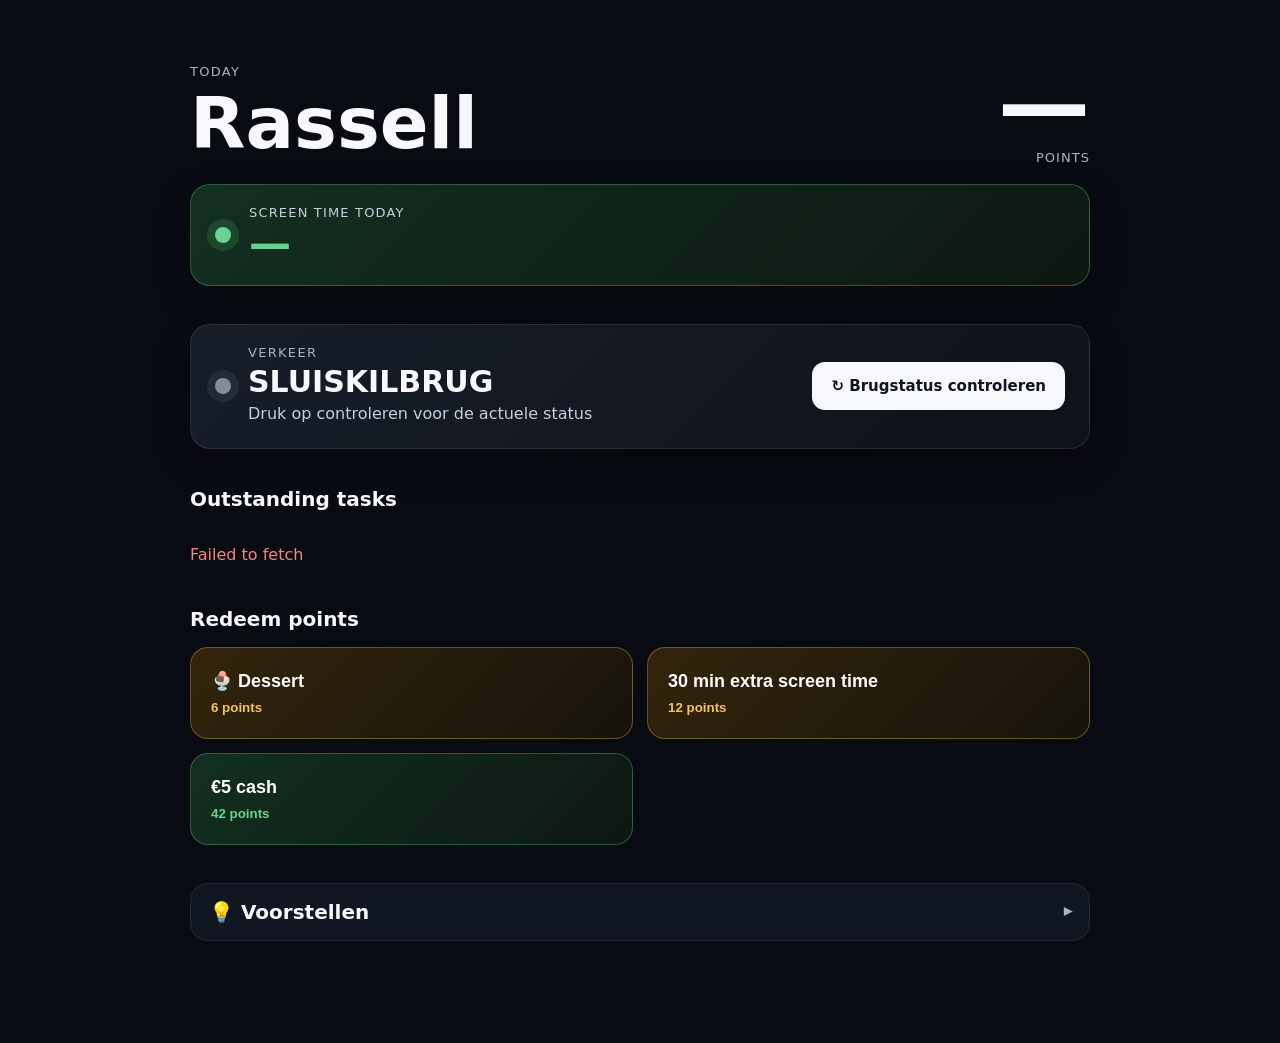
<file: rassell.html>
<!doctype html>
<html lang="en">
<head>
<!-- Moved to Cloudflare on 1 Oct 2026: the old GitHub Pages address forwards here. -->
<script>if(location.hostname==='rdecaste.github.io')location.replace('https://family.quest-engine.workers.dev/rassell'+location.search+location.hash);</script>
<meta charset="utf-8">
<meta name="viewport" content="width=device-width,initial-scale=1">
<meta http-equiv="Cache-Control" content="no-store">
<title>Rassell — Family Dashboard</title>
<link rel="stylesheet" href="child-app.css?v=6">
</head>
<body>
<main>
<header class="top">
<div><p class="eyebrow">Today</p><h1>Rassell</h1></div>
<div class="points"><strong id="points">—</strong><span>points</span></div>
</header>
<div class="screen-banner" id="screen"><span class="dot"></span><div><span class="screen-label">Screen time today</span><strong class="screen-value">—</strong></div></div>
<section id="bridge-card" class="bridge-card">
<div class="bridge-state"><span class="bridge-dot"></span><div><p class="eyebrow">Verkeer</p><h2 id="bridge-title">SLUISKILBRUG</h2><p id="bridge-detail">Druk op controleren voor de actuele status</p><small id="bridge-checked"></small></div></div>
<button id="bridge-refresh" class="bridge-refresh" type="button">↻ Brugstatus controleren</button>
</section>
<h2>Outstanding tasks</h2>
<section class="tasks" id="tasks"></section>
<p class="message" id="message" aria-live="polite"></p>
<section class="rewards">
<h2>Redeem points</h2>
<div class="reward-grid">
<button class="reward" type="button" data-reward="dessert" data-cost="6"><strong>🍨 Dessert</strong><span>6 points</span></button>
<button class="reward" type="button" data-reward="screen" data-cost="12"><strong>30 min extra screen time</strong><span>12 points</span></button>
<button class="reward cash" type="button" data-reward="cash" data-cost="42"><strong>€5 cash</strong><span>42 points</span></button>
</div>
</section>
<section class="ideas" aria-labelledby="ideas-title">
<details class="ideas-fold"><summary><h2 id="ideas-title">💡 Voorstellen <span id="ideas-count" class="ideas-count"></span></h2></summary>
<p class="ideas-intro">Heb je een idee voor een taakje of een beloning? Stel het voor, papa of mama kiest.</p>
<form class="idea-form" data-kind="task"><label>Taakje voorstellen<input name="idea" maxlength="60" placeholder="Bv. de tafel dekken" autocomplete="off" required></label><button type="submit">Voorstellen</button></form>
<form class="idea-form" data-kind="reward"><label>Beloning voorstellen<input name="idea" maxlength="60" placeholder="Bv. naar McDonald's" autocomplete="off" required></label><label class="idea-cost">Punten<input name="cost" type="number" min="1" max="500" inputmode="numeric" placeholder="?"></label><button type="submit">Voorstellen</button></form>
<div id="my-ideas" class="my-ideas"></div>
<p class="message" id="idea-message" aria-live="polite"></p>
</details>
</section>
</main>
<script>const CHILD='Rassell';</script>
<script src="bridge-status.js"></script>
<script src="child-app.js?v=6"></script>
<script src="proposals.js?v=3"></script>
<script src="boss-tasks.js?v=6"></script>
<script src="extras.js?v=2"></script>
</body>
</html>
</file>
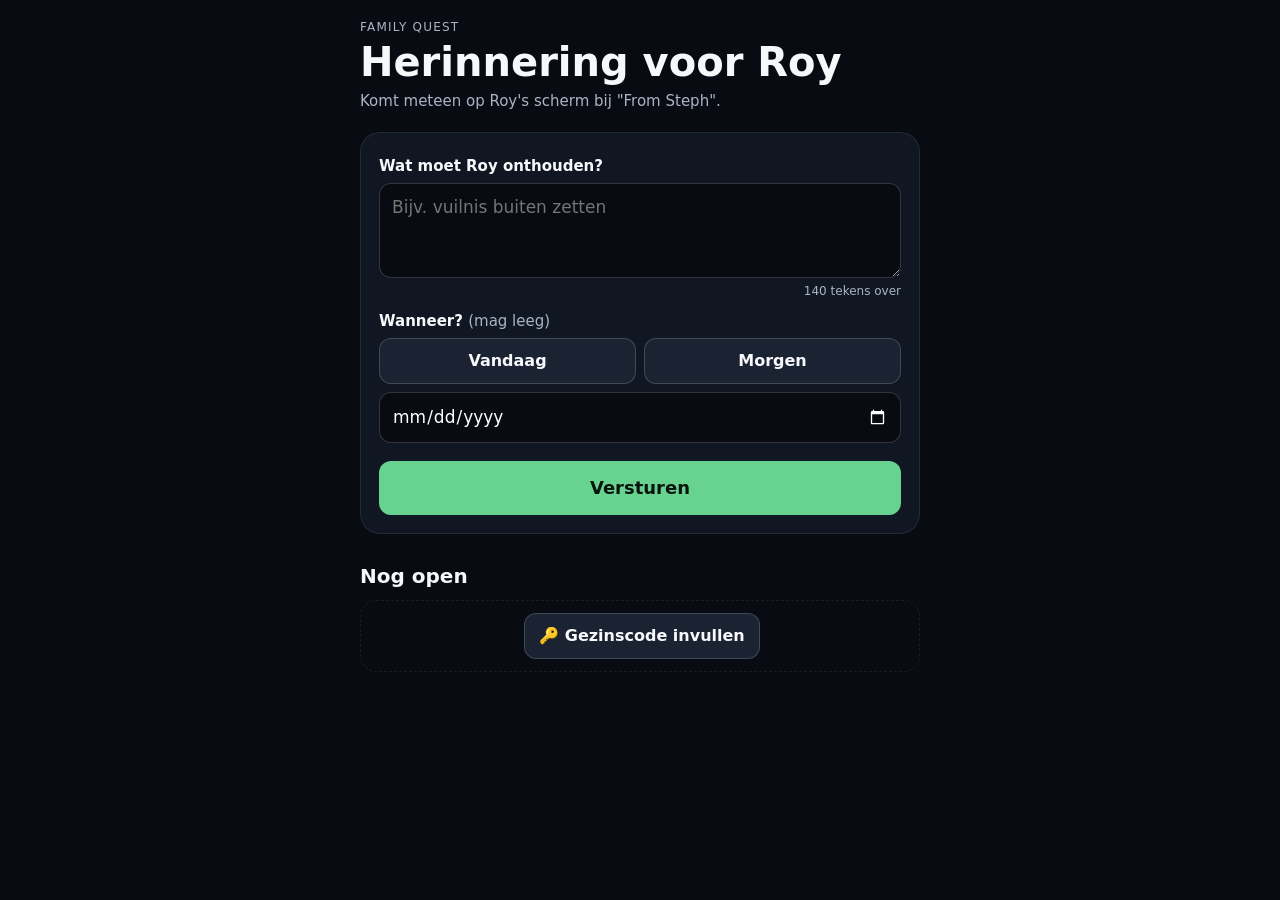
<file: steph.html>
<!doctype html>
<html lang="nl">
<head>
<meta charset="utf-8">
<meta name="viewport" content="width=device-width,initial-scale=1,viewport-fit=cover">
<meta name="theme-color" content="#080b12">
<title>Herinnering voor Roy</title>
<link rel="stylesheet" href="steph.css?v=3">
<link rel="stylesheet" href="remind.css?v=1">
</head>
<body>
<!-- Steph's reminders for Roy (7 Oct 2026): each one is an open To-Do tagged
     Steph in the Quest Engine's D1, which Roy OS shows as "From Steph".
     Public page; the actions need the family passcode (parent-auth.js). -->
<main>
<header>
<p class="eyebrow">Family Quest</p>
<h1>Herinnering voor Roy</h1>
<p class="sub">Komt meteen op Roy's scherm bij "From Steph".</p>
</header>

<section class="remind" data-toast="toast">
<form autocomplete="off">
<label for="remindText">Wat moet Roy onthouden?</label>
<textarea id="remindText" name="text" rows="3" maxlength="140" required placeholder="Bijv. vuilnis buiten zetten"></textarea>
<small class="counter"><span class="left">140</span> tekens over</small>
<label for="remindDue">Wanneer? <span class="opt">(mag leeg)</span></label>
<div class="when">
<button type="button" class="quick" data-days="0">Vandaag</button>
<button type="button" class="quick" data-days="1">Morgen</button>
<input id="remindDue" name="due" type="date">
</div>
<button class="send" type="submit">Versturen</button>
</form>
<h2>Nog open <span class="count"></span></h2>
<ul class="list"><li class="empty">Laden…</li></ul>
</section>
</main>
<div class="toast" role="status" aria-live="polite"><p id="toast"></p></div>
<script src="parent-auth.js?v=1"></script>
<script src="remind.js?v=1"></script>
</body>
</html>
</file>
<file: boss.css>
/* Weekly family boss — card at the top of the child rail (.sidebar-content). Reads boss.json. */
.fb-card{position:relative;color:#f7fbff;border-color:color-mix(in srgb,var(--fb-accent,#ffd66c) 38%,transparent)!important;background:linear-gradient(180deg,color-mix(in srgb,var(--fb-accent,#ffd66c) 9%,#141e2b),#141e2b 70%)!important}
.fb-card::after{content:'';display:block;clear:both}
.fb-portrait{position:relative;float:right;width:clamp(86px,5.6vw,150px);aspect-ratio:1;margin:0 0 clamp(6px,.4vw,10px) clamp(10px,.7vw,16px);border-radius:14px;overflow:hidden;border:2px solid color-mix(in srgb,var(--fb-accent,#ffd66c) 60%,transparent);box-shadow:0 6px 18px rgba(0,0,0,.4),0 0 18px color-mix(in srgb,var(--fb-accent,#ffd66c) 25%,transparent)}
.fb-portrait img{display:block;width:100%;height:100%;object-fit:cover}
.fb-card.won .fb-portrait img{filter:saturate(.45) brightness(.7)}
.fb-card.won .fb-portrait::after{content:'💤';position:absolute;right:6px;bottom:4px;font-size:clamp(18px,1.2vw,30px)}
.fb-card[hidden],.fb-portrait[hidden],.fb-hud[hidden],.fb-victory[hidden],.fb-reward[hidden],.fb-chest-hint[hidden]{display:none!important}
.fb-kicker{display:flex;align-items:center;gap:.5em;flex-wrap:wrap;font-size:clamp(12px,.62vw,16px);font-weight:790;letter-spacing:.1em;text-transform:uppercase;color:rgba(235,245,255,.62)}
.fb-kicker .fb-dot{width:.5em;height:.5em;border-radius:50%;background:var(--fb-accent,#ffd66c)}
.fb-kicker .fb-world{color:var(--fb-accent,#ffd66c)}
.fb-name{margin-top:.2em;font-size:clamp(22px,1.3vw,34px);line-height:1.08;font-weight:840;letter-spacing:-.02em}
.fb-hp-row{display:flex;align-items:center;gap:clamp(10px,.6vw,16px);margin-top:clamp(8px,.5vw,12px)}
.fb-bar{position:relative;flex:1;min-width:0;height:clamp(16px,1.05vw,28px);border-radius:999px;background:rgba(255,255,255,.08);border:1px solid rgba(255,255,255,.16);overflow:hidden}
.fb-fill{position:absolute;inset:0 auto 0 0;width:100%;border-radius:999px;background:linear-gradient(90deg,#ff4f5e,#ff8a47 70%,#ffc15a);box-shadow:inset 0 2px 0 rgba(255,255,255,.28);transition:width .6s cubic-bezier(.2,.8,.2,1)}
.fb-ghost{position:absolute;inset:0 auto 0 0;border-radius:999px;background:rgba(255,236,200,.55);transition:width 1.2s .35s ease}
.fb-ticks{position:absolute;inset:0;background:repeating-linear-gradient(90deg,transparent 0 calc(10% - 2px),rgba(7,17,29,.45) calc(10% - 2px) 10%)}
.fb-bar.low .fb-fill{animation:fbPulse 1.6s ease-in-out infinite}
@keyframes fbPulse{50%{filter:brightness(1.35)}}
.fb-num{flex:0 0 auto;font-variant-numeric:tabular-nums;white-space:nowrap;font-size:clamp(13px,.72vw,18px);font-weight:700;color:rgba(235,245,255,.7)}
.fb-num strong{font-size:clamp(22px,1.45vw,38px);font-weight:860;color:#fff;letter-spacing:-.02em}
.fb-team{display:flex;align-items:center;flex-wrap:wrap;gap:6px clamp(8px,.5vw,12px);margin-top:clamp(8px,.5vw,12px);font-size:clamp(14px,.78vw,20px);font-weight:700}
.fb-total{flex-basis:100%;color:#9fe5c4}.fb-total b{color:#fff;font-variant-numeric:tabular-nums}
.fb-chip{display:inline-flex;align-items:center;gap:.4em;padding:.15em .6em;border-radius:999px;background:rgba(255,255,255,.07);border:1px solid rgba(255,255,255,.12);color:#edf6ff;white-space:nowrap}
.fb-chip i{width:.55em;height:.55em;border-radius:50%}
.fb-foot{margin-top:clamp(6px,.4vw,10px);font-size:clamp(12px,.62vw,16px);color:rgba(235,245,255,.55);font-weight:600}
.fb-pop{position:absolute;z-index:5;right:clamp(14px,1vw,24px);top:18%;pointer-events:none;font-size:clamp(26px,1.9vw,50px);font-weight:900;color:#fff;text-shadow:0 3px 0 #b8322f,0 0 18px rgba(255,90,70,.7);animation:fbUp 1.6s ease-out forwards;white-space:nowrap;text-align:center}
.fb-pop small{display:block;font-size:.36em;font-weight:800;letter-spacing:.04em;text-shadow:0 1px 6px rgba(0,0,0,.7)}
@keyframes fbUp{0%{opacity:0;transform:translateY(10px) scale(.7)}15%{opacity:1;transform:none}100%{opacity:0;transform:translateY(-70px)}}
.fb-toast{position:absolute;z-index:7;right:clamp(10px,1.2vw,32px);bottom:clamp(10px,1.2vw,32px);max-width:min(560px,40%);padding:10px 14px;border-radius:12px;background:rgba(7,17,29,.9);border:1px solid rgba(159,229,196,.35);color:#f7fbff;font-size:clamp(14px,.78vw,20px);font-weight:650;line-height:1.35;opacity:0;transform:translateY(8px);transition:opacity .25s,transform .25s;pointer-events:none}
.fb-toast.show{opacity:1;transform:none}
/* Victory inside the card */
.fb-card.won{border-color:rgba(255,214,108,.65)!important;background:linear-gradient(180deg,rgba(60,44,10,.9),#141e2b 75%)!important;box-shadow:0 8px 24px rgba(0,0,0,.16),0 0 30px rgba(255,200,80,.28)!important}
.fb-vtitle{margin-top:.1em;font-size:clamp(28px,1.8vw,46px);line-height:1;font-weight:900;letter-spacing:-.03em;background:linear-gradient(180deg,#fff6d6,#ffd66c 55%,#ffab3d);-webkit-background-clip:text;background-clip:text;color:transparent;filter:drop-shadow(0 3px 0 rgba(120,70,0,.6))}
.fb-vsub{margin-top:.25em;font-size:clamp(16px,.9vw,23px);font-weight:760;line-height:1.25}.fb-vsub b{color:#9fe5c4}
.fb-vmeta{margin-top:.25em;font-size:clamp(13px,.68vw,17px);color:rgba(235,245,255,.66);font-weight:650;line-height:1.35}
.fb-loot{display:flex;align-items:center;gap:clamp(10px,.8vw,20px);margin-top:clamp(6px,.4vw,10px)}
.fb-chest{flex:0 0 auto;width:clamp(72px,4.4vw,118px);padding:0;border:0;background:none;color:inherit;cursor:pointer;font:inherit;-webkit-tap-highlight-color:transparent}
.fb-chest svg{display:block;width:100%;height:auto;overflow:visible;filter:drop-shadow(0 8px 14px rgba(0,0,0,.45))}
.fb-chest:not(.open) svg{animation:fbWiggle 2.6s ease-in-out infinite}
.fb-chest[disabled]{cursor:progress}
.fb-chest:focus-visible{outline:3px solid #ffd66c;outline-offset:4px;border-radius:10px}
@keyframes fbWiggle{0%,70%,100%{transform:rotate(0)}76%{transform:rotate(-3deg)}82%{transform:rotate(3deg)}88%{transform:rotate(-2deg)}94%{transform:rotate(1deg)}}
.fb-chest .fb-rays{transform-box:fill-box;transform-origin:50% 50%;animation:fbSpin 14s linear infinite}
@keyframes fbSpin{to{transform:rotate(360deg)}}
.fb-loot-text{min-width:0;flex:1}
.fb-chest-hint{display:inline-block;padding:5px 11px;border-radius:999px;background:rgba(7,17,29,.7);border:1px solid rgba(255,214,108,.5);color:#ffd66c;font:inherit;font-size:clamp(14px,.75vw,19px);font-weight:800;cursor:pointer}
.fb-reward{font-size:clamp(16px,.9vw,23px);font-weight:760;line-height:1.3}
.fb-reward .fb-rlabel{margin-bottom:.2em;font-size:.66em;letter-spacing:.1em;text-transform:uppercase;color:#ffd66c}
.fb-reward .fb-rnote{margin-top:.25em;font-size:.66em;color:rgba(235,245,255,.66);font-weight:650}
.fb-confetti{position:absolute;z-index:6;top:-20px;width:10px;height:16px;border-radius:2px;pointer-events:none;animation:fbFall linear forwards}
@keyframes fbFall{to{transform:translate3d(var(--dx),110vh,0) rotate(var(--rot));opacity:.9}}
@media(max-width:700px){.fb-toast{left:8px;right:8px;max-width:none;bottom:8px;font-size:14px}.fb-name{font-size:22px}}
@media (prefers-reduced-motion:reduce){.fb-chest svg,.fb-chest .fb-rays,.fb-bar.low .fb-fill{animation:none!important}}
</file>
<file: child-app.css>
*{box-sizing:border-box}html,body{min-height:100%;margin:0;background:#080b12;color:#f7f8fb;font-family:Inter,system-ui,-apple-system,"Segoe UI",sans-serif}body{padding:clamp(20px,5vw,64px)}main{max-width:900px;margin:0 auto}.top{display:flex;justify-content:space-between;align-items:flex-start;gap:24px;margin-bottom:18px}.eyebrow{margin:0 0 8px;color:#aab3c4;text-transform:uppercase;letter-spacing:.1em;font-size:13px}h1{margin:0;font-size:clamp(38px,8vw,72px);line-height:1}.points{text-align:right}.points strong{display:block;font-size:clamp(54px,12vw,92px);line-height:.9}.points span{color:#aab3c4;text-transform:uppercase;letter-spacing:.08em;font-size:13px}.screen-banner{display:flex;align-items:center;gap:18px;margin:0 0 38px;padding:20px 24px;border-radius:20px;border:1px solid #68d39155;background:linear-gradient(135deg,#123020,#0d1712);color:#68d391;box-shadow:0 14px 34px #0004}.screen-banner.no{border-color:#fc818166;background:linear-gradient(135deg,#341516,#1a0d10);color:#fc8181}.screen-banner .dot{width:16px;height:16px;border-radius:50%;background:currentColor;box-shadow:0 0 0 8px color-mix(in srgb,currentColor 15%,transparent);flex:0 0 auto}.screen-label{display:block;color:#c8cfda;text-transform:uppercase;letter-spacing:.09em;font-size:13px;margin-bottom:3px}.screen-value{display:block;font-size:clamp(28px,6vw,42px);line-height:1;font-weight:800}.status{display:flex;gap:12px;align-items:center;margin-top:14px;font-size:18px;color:#68d391}.status.no{color:#fc8181}.dot{width:11px;height:11px;border-radius:50%;background:currentColor;box-shadow:0 0 0 7px color-mix(in srgb,currentColor 15%,transparent)}h2{font-size:20px;margin:0 0 16px}.rewards{margin-bottom:38px}.reward-grid{display:grid;grid-template-columns:repeat(2,minmax(0,1fr));gap:14px}.reward{appearance:none;border:1px solid #f6c45355;border-radius:18px;background:linear-gradient(135deg,#33250b,#17130b);color:#fff;padding:20px;text-align:left;cursor:pointer;min-height:92px}.reward.cash{border-color:#68d39155;background:linear-gradient(135deg,#123020,#0d1712)}.reward strong{display:block;font-size:18px;margin-bottom:8px}.reward span{color:#f6c453;font-weight:700}.reward.cash span{color:#68d391}.reward:disabled{opacity:.35;cursor:not-allowed;filter:grayscale(.5)}.tasks{display:grid;gap:14px}.task{display:grid;grid-template-columns:minmax(0,1fr) auto;align-items:center;gap:18px;background:#111722;border:1px solid #ffffff12;border-radius:18px;padding:18px 20px}.task-name{font-size:clamp(18px,3vw,25px);line-height:1.25}.complete{appearance:none;border:0;border-radius:13px;background:#f7f8fb;color:#101521;padding:14px 20px;font:600 16px/1 system-ui;cursor:pointer;min-height:48px}.complete:disabled{opacity:.45;cursor:wait}.complete.done{background:#68d391;color:#08150e}.empty{background:#111722;border-radius:18px;padding:34px;text-align:center;color:#68d391;font-size:22px}.message{min-height:24px;margin-top:18px;color:#aab3c4}.message.error{color:#fc8181}.message.success{color:#68d391}@media(max-width:560px){.top{align-items:flex-end}.reward-grid{grid-template-columns:1fr}.task{grid-template-columns:1fr}.complete{width:100%}.screen-banner{padding:18px 20px;margin-bottom:30px}}.weekly-summary{margin:0 0 38px}.weekly-heading{display:flex;align-items:flex-end;justify-content:space-between;gap:18px;margin-bottom:15px}.weekly-heading h2{margin:0;font-size:clamp(22px,5vw,32px)}.weekly-heading>span{color:#aab3c4;font-size:13px;white-space:nowrap}.weekly-poster{position:relative;display:grid;place-items:center;min-height:260px;max-width:520px;margin:0 auto;overflow:hidden;border:1px solid #ffffff16;border-radius:24px;background:linear-gradient(145deg,#111a2a,#0b0f18);box-shadow:0 20px 55px #0006}.weekly-poster img{display:block;width:100%;height:auto;aspect-ratio:2/3;object-fit:contain;opacity:0;transition:opacity .45s ease}.weekly-poster img.loaded{opacity:1}.weekly-poster img.loaded+#weekly-placeholder{display:none}#weekly-placeholder{position:absolute;inset:0;display:grid;place-items:center;padding:34px;color:#aab3c4;text-align:center;font-size:18px}@media(max-width:560px){.weekly-heading{align-items:flex-start;flex-direction:column;gap:5px}.weekly-poster{border-radius:19px}}.bridge-card{display:flex;align-items:center;justify-content:space-between;gap:20px;margin:0 0 38px;padding:20px 24px;border:1px solid #ffffff18;border-radius:20px;background:linear-gradient(135deg,#171d29,#0e121a);box-shadow:0 14px 34px #0004}.bridge-state{display:flex;align-items:center;gap:17px;min-width:0}.bridge-state .eyebrow{margin-bottom:4px}.bridge-state h2{margin:0;font-size:clamp(21px,4vw,30px)}.bridge-state p:not(.eyebrow){margin:5px 0 0;color:#c8cfda}.bridge-state small{display:block;margin-top:5px;color:#818c9e}.bridge-dot{width:16px;height:16px;border-radius:50%;background:#818c9e;box-shadow:0 0 0 8px #818c9e20;flex:0 0 auto}.bridge-card.open{border-color:#fc818166;background:linear-gradient(135deg,#341516,#1a0d10)}.bridge-card.open .bridge-dot{background:#fc8181;box-shadow:0 0 0 8px #fc818126}.bridge-card.closed{border-color:#68d39155;background:linear-gradient(135deg,#123020,#0d1712)}.bridge-card.closed .bridge-dot{background:#68d391;box-shadow:0 0 0 8px #68d39126}.bridge-card.error{border-color:#f6c45366}.bridge-refresh{appearance:none;border:1px solid #ffffff26;border-radius:13px;background:#f7f8fb;color:#101521;padding:14px 18px;font:700 15px/1 system-ui;cursor:pointer;white-space:nowrap;min-height:48px}.bridge-refresh:disabled{opacity:.5;cursor:wait}@media(max-width:640px){.bridge-card{align-items:stretch;flex-direction:column}.bridge-refresh{width:100%}}
.ideas{margin:0 0 38px}.ideas h2{margin-bottom:6px}.ideas-intro{margin:0 0 16px;color:#aab3c4}
.idea-form{display:flex;flex-wrap:wrap;align-items:flex-end;gap:12px;margin:0 0 12px;padding:16px;background:#111722;border:1px solid #ffffff12;border-radius:18px}
.idea-form label{flex:1 1 220px;display:grid;gap:6px;color:#aab3c4;font-size:14px}.idea-form label.idea-cost{flex:0 0 100px}
.idea-form input{width:100%;font:500 17px/1.2 system-ui;color:#fff;background:#080b12;border:1px solid #ffffff2c;border-radius:12px;padding:12px 14px}
.idea-form button{appearance:none;border:0;border-radius:13px;background:#f6c453;color:#221703;padding:14px 18px;font:700 16px/1 system-ui;cursor:pointer;min-height:48px}
.idea-form button:disabled{opacity:.5;cursor:wait}
.my-ideas h3{margin:18px 0 10px;font-size:16px;color:#aab3c4;font-weight:600}
.idea{display:flex;justify-content:space-between;gap:12px;padding:12px 16px;margin-bottom:8px;border:1px dashed #ffffff2a;border-radius:14px}.idea small{color:#aab3c4;white-space:nowrap}
@media(max-width:560px){.idea-form label.idea-cost{flex:1 1 100%}.idea-form button{width:100%}}
.ideas-fold>summary{display:flex;align-items:center;justify-content:space-between;gap:12px;padding:16px 18px;background:#111722;border:1px solid #ffffff12;border-radius:18px;cursor:pointer;list-style:none}.ideas-fold>summary::-webkit-details-marker{display:none}
.ideas-fold>summary h2{margin:0}.ideas-fold>summary::after{content:'▾';color:#aab3c4;font-size:18px;transition:transform .2s}.ideas-fold:not([open])>summary::after{transform:rotate(-90deg)}
.ideas-fold[open]>summary{margin-bottom:14px}.ideas-count{color:#f6c453;font-size:15px;font-weight:600}

.task-name .pts{display:inline-block;margin-left:.5em;padding:.05em .5em;border-radius:999px;background:rgba(76,240,173,.12);border:1px solid rgba(76,240,173,.4);color:#8ff0c4;font-size:.6em;font-weight:800;line-height:1.35;white-space:nowrap;vertical-align:.15em}
#message~.rewards{margin-top:38px}
.task-name .since{display:inline-block;margin-left:.4em;padding:.05em .5em;border-radius:999px;background:#f6c45320;border:1px solid #f6c45366;color:#f6c453;font-size:.55em;font-weight:700;line-height:1.35;white-space:nowrap;vertical-align:.2em}
</file>
<file: parent.css>
.dashboard-link{color:#f7f8fb;text-decoration:none;border:1px solid #ffffff26;border-radius:12px;padding:11px 16px}.summary{display:grid;grid-template-columns:repeat(2,minmax(0,1fr));gap:14px;margin-bottom:38px}.summary>div{background:#111722;border:1px solid #ffffff12;border-radius:18px;padding:20px}.summary strong{display:block;font-size:32px}.summary span,.task small{color:#aab3c4}.child-section{margin:0 0 34px}.reset,.cancel{appearance:none;border:0;border-radius:13px;padding:14px 20px;font:600 16px/1 system-ui;cursor:pointer}.reset{background:#fc8181;color:#240709}.reset:disabled{opacity:.45;cursor:wait}.success{color:#68d391}dialog{width:min(440px,calc(100% - 32px));border:1px solid #ffffff24;border-radius:20px;background:#111722;color:#f7f8fb;padding:26px;box-shadow:0 30px 80px #000a}dialog::backdrop{background:#000b;backdrop-filter:blur(4px)}dialog h2{font-size:28px}dialog input{width:100%;font-size:30px;letter-spacing:.3em;text-align:center;background:#080b12;color:#fff;border:1px solid #ffffff2c;border-radius:12px;padding:14px;margin:8px 0 20px}.dialog-actions{display:flex;justify-content:flex-end;gap:10px}.cancel{background:#283142;color:#fff}@media(max-width:560px){.summary{grid-template-columns:1fr}.reset{width:100%}}
.child-head{display:flex;align-items:center;justify-content:space-between;gap:16px;margin-bottom:14px}.child-head h2{margin:0}.screen-off{appearance:none;border:1px solid #ff6b6b66;border-radius:13px;padding:12px 16px;background:#5c1b20;color:#ffd9dc;font:700 15px/1 system-ui;cursor:pointer;box-shadow:0 8px 22px #0003}.screen-off:hover{background:#74232a}.screen-off:disabled{opacity:.55;cursor:default;background:#352126;color:#d8b7ba}@media(max-width:560px){.child-head{align-items:stretch;flex-direction:column}.screen-off{width:100%}}

.manage{margin:10px 0 34px;padding-top:26px;border-top:1px solid #ffffff14}.manage h2{margin:30px 0 14px}.manage h2:first-child{margin-top:0}.manage-note{margin:-6px 0 12px;color:#aab3c4}
.manage-list{display:grid;gap:12px;margin-bottom:12px}.empty.small{padding:18px;font-size:16px;color:#aab3c4}
.manage-card{display:grid;gap:12px;background:#111722;border:1px solid #ffffff12;border-radius:18px;padding:16px 18px}.manage-card.add{border-style:dashed;border-color:#ffffff2a;background:transparent}
.card-head{display:flex;flex-wrap:wrap;align-items:baseline;justify-content:space-between;gap:8px}.card-head strong{font-size:19px}.card-head small,.manage-row small,.manage-row-edit small{display:block;color:#aab3c4}
.card-fields{display:flex;flex-wrap:wrap;gap:10px}.card-fields label{flex:1 1 160px;display:grid;gap:5px;color:#aab3c4;font-size:13px}.card-fields label.small{flex:0 0 86px}
.manage input:not([type=checkbox]),.manage select{width:100%;font:500 16px/1.2 system-ui;color:#fff;background:#080b12;border:1px solid #ffffff2c;border-radius:11px;padding:11px 12px}
.day-picks{display:flex;flex-wrap:wrap;gap:8px}.day-picks label{display:flex;align-items:center;gap:6px;padding:9px 12px;border:1px solid #ffffff2c;border-radius:11px;cursor:pointer;color:#f7f8fb}.day-picks input{accent-color:#68d391}
.card-actions{display:flex;flex-wrap:wrap;gap:10px}.manage .ok,.manage .no{appearance:none;border:0;border-radius:12px;padding:12px 18px;font:700 15px/1 system-ui;cursor:pointer;min-height:44px}.manage .ok{background:#68d391;color:#08150e}.manage .no{background:#283142;color:#ffd9dc}
.manage-row{display:flex;align-items:center;justify-content:space-between;gap:14px;background:#111722;border:1px solid #ffffff12;border-radius:16px;padding:14px 18px}
.manage-row-edit{background:#111722;border:1px solid #ffffff12;border-radius:16px}.manage-row-edit summary{display:flex;align-items:center;justify-content:space-between;gap:14px;padding:14px 18px;cursor:pointer;list-style:none}.manage-row-edit summary::-webkit-details-marker{display:none}.manage-row-edit .manage-card{border:0;border-top:1px solid #ffffff12;border-radius:0 0 16px 16px}.edit-link{color:#f6c453;font-size:14px;white-space:nowrap}
.manage-card.compact{grid-template-columns:minmax(0,1fr) auto;align-items:end}
body.manage-busy .manage button{opacity:.55;pointer-events:none}
@media(max-width:560px){.manage-card.compact{grid-template-columns:1fr}.manage .ok,.manage .no{flex:1 1 auto}.manage-row{flex-direction:column;align-items:stretch}}
.treasure-now{margin:0 0 12px;padding:12px 16px;border-radius:14px;background:#f6c4531a;border:1px solid #f6c45340;color:#ffe3a3}
.treasure-tag{display:inline-block;width:fit-content;justify-self:start;margin-right:6px;padding:2px 8px;border-radius:999px;background:#f6c453;color:#1a1300;font-size:12px;font-weight:800}
.treasure-used{grid-column:1/-1;color:#aab3c4}

/* Overview layout */
html{scroll-behavior:smooth;scroll-padding-top:72px}
.top{align-items:center;margin-bottom:22px}.top h1{font-size:clamp(32px,6vw,48px)}.updated{margin:8px 0 0;color:#aab3c4;font-size:14px}
.overview{display:grid;grid-template-columns:repeat(4,minmax(0,1fr));gap:12px;margin-bottom:18px}
.ov-card{display:flex;flex-direction:column;gap:10px;min-width:0;background:#111722;border:1px solid #ffffff14;border-radius:18px;padding:16px;color:inherit;text-decoration:none}.ov-card:hover{border-color:#ffffff30}
.ov-head{display:flex;align-items:center;justify-content:space-between;gap:8px}.ov-head strong{font-size:17px}
.ov-points{display:flex;align-items:baseline;gap:6px}.ov-points b{font-size:36px;line-height:1}.ov-points span{color:#aab3c4;font-size:14px}
.ov-card small{color:#aab3c4;font-size:13px;line-height:1.35}
.bar{height:8px;border-radius:99px;background:#ffffff14;overflow:hidden}.bar i{display:block;height:100%;width:0;border-radius:inherit;background:#68d391;transition:width .4s}.bar.hp i{background:linear-gradient(90deg,#fc8181,#f6ad55)}
.pill{padding:4px 9px;border-radius:99px;font-size:12px;font-weight:700;background:#68d39122;color:#68d391;white-space:nowrap}.pill.no{background:#fc818122;color:#fc8181}.pill.boss-state{background:#f6ad5522;color:#f6ad55}.pill.boss-state.won{background:#f6c45333;color:#f6c453}
.boss-name{margin:0;font-weight:700;font-size:15px;line-height:1.3}
.ov-proposals.waiting{border-color:#f6c45366;background:linear-gradient(135deg,#2a2210,#111722)}.ov-proposals.waiting b{color:#f6c453}
.jump{position:sticky;top:0;z-index:5;display:flex;gap:8px;overflow-x:auto;margin:0 calc(-1*clamp(20px,5vw,64px)) 26px;padding:10px clamp(20px,5vw,64px);background:#080b12ee;backdrop-filter:blur(8px);border-bottom:1px solid #ffffff10;scrollbar-width:none}.jump::-webkit-scrollbar{display:none}
.jump a{flex:0 0 auto;display:flex;align-items:center;gap:6px;padding:8px 13px;border-radius:99px;border:1px solid #ffffff22;color:#e5e9f0;text-decoration:none;font-size:14px;font-weight:600}.jump a:hover{background:#ffffff10}
.badge{min-width:20px;padding:1px 6px;border-radius:99px;background:#f6c453;color:#1a1300;font-size:12px;font-weight:800;text-align:center}
.block{margin:0 0 40px}.block>h2{margin:0 0 14px}.count{color:#aab3c4;font-weight:500;font-size:16px}
.manage{border-top:0;padding-top:0}.manage h2{margin:0 0 14px}
.kids{display:grid;grid-template-columns:repeat(2,minmax(0,1fr));gap:16px}.kids .child-section{margin:0;background:#0d121b;border:1px solid #ffffff10;border-radius:20px;padding:16px}
.child-head h3{margin:0;font-size:20px}.kids .child-head{flex-wrap:wrap}.kids .screen-off{padding:10px 12px;font-size:13px}
.list-label{margin:14px 0 8px;color:#aab3c4;font-size:13px;font-weight:700;text-transform:uppercase;letter-spacing:.06em}.list-label:first-child{margin-top:0}.list-label.all-done{color:#68d391;text-transform:none;letter-spacing:0;font-size:15px}
.chips{display:flex;flex-wrap:wrap;gap:6px;margin-bottom:6px}.chip{padding:6px 10px;border-radius:10px;background:#ffffff0d;border:1px solid #ffffff14;font-size:14px}
.kids .tasks{gap:8px}.kids .task{padding:12px 14px;gap:12px;border-radius:14px}.kids .task-name{font-size:16px}.kids .reset{padding:10px 12px;font-size:13px}
.manage-list .list-label{margin:6px 0 0}
.add-toggle>summary{display:inline-flex;align-items:center;padding:11px 16px;border:1px dashed #ffffff2a;border-radius:12px;color:#68d391;font-weight:700;cursor:pointer;list-style:none}.add-toggle>summary::-webkit-details-marker{display:none}.add-toggle[open]>summary{margin-bottom:10px}
.manage-row-edit summary small .treasure-tag{margin-right:4px}
.toasts{position:fixed;left:50%;bottom:max(16px,env(safe-area-inset-bottom));transform:translateX(-50%);z-index:20;display:grid;gap:8px;width:min(520px,calc(100% - 32px));pointer-events:none}
.toasts .message{margin:0;min-height:0;padding:12px 16px;border-radius:14px;background:#1b2231;border:1px solid #ffffff22;box-shadow:0 12px 30px #0008;text-align:center;font-weight:600}.toasts .message:empty{display:none}
@media(max-width:820px){.overview{grid-template-columns:repeat(2,minmax(0,1fr))}.kids{grid-template-columns:1fr}}
@media(max-width:560px){.ov-card{padding:14px}.ov-points b{font-size:30px}.ov-boss,.ov-proposals{grid-column:span 2}.ov-proposals{flex-direction:row;align-items:center;justify-content:space-between}.kids .child-head{flex-direction:row;align-items:center}.kids .screen-off{width:auto}}
.kids .tasks .list-label{margin-top:10px}
@media(max-width:560px){.top{gap:12px}.top h1{font-size:34px}.dashboard-link{padding:9px 12px;font-size:14px;flex:0 0 auto}}
@media(max-width:560px){.manage-row{flex-direction:row;align-items:center;padding:12px 14px}.manage-row .no{flex:0 0 auto;padding:10px 12px;font-size:13px}.kids .reset{width:auto}.kids .task{grid-template-columns:minmax(0,1fr) auto}}

/* Tabs and folds */
.tabs{position:sticky;top:0;z-index:5;display:grid;grid-template-columns:repeat(4,minmax(0,1fr));gap:6px;margin:0 calc(-1*clamp(20px,5vw,64px)) 22px;padding:10px clamp(20px,5vw,64px);background:#080b12ee;backdrop-filter:blur(8px);border-bottom:1px solid #ffffff10}
.tabs button{appearance:none;display:flex;align-items:center;justify-content:center;gap:6px;min-height:44px;padding:8px 10px;border:1px solid #ffffff1f;border-radius:12px;background:#111722;color:#c8cfda;font:700 15px/1.1 system-ui;cursor:pointer;white-space:nowrap}
.tabs button:hover{background:#182030}.tabs button.active{background:#f7f8fb;color:#101521;border-color:#f7f8fb}.tabs button.active .badge{background:#101521;color:#f6c453}
.tab-panel[hidden]{display:none}
.fold>summary{display:flex;align-items:center;justify-content:space-between;gap:12px;margin:0 0 14px;cursor:pointer;list-style:none}.fold>summary::-webkit-details-marker{display:none}
.fold>summary h2{margin:0}.fold>summary::after{content:'▾';color:#aab3c4;font-size:18px;transition:transform .2s}.fold:not([open])>summary::after{transform:rotate(-90deg)}
.fold:not([open])>summary{padding:14px 16px;margin:0;background:#111722;border:1px solid #ffffff12;border-radius:16px}
#taakjes.block,#beloningen.block{margin-bottom:22px}
@media(max-width:560px){.tabs{grid-template-columns:repeat(4,auto);overflow-x:auto;scrollbar-width:none}.tabs::-webkit-scrollbar{display:none}.tabs button{font-size:14px;padding:8px 12px}}
@media(max-width:560px){
.top h1{font-size:30px}.dashboard-link{padding:8px 10px;font-size:13px}
.overview{gap:10px}.ov-boss,.ov-proposals{grid-column:auto}.ov-proposals{flex-direction:column;align-items:stretch;justify-content:flex-start}
.ov-card{gap:8px;padding:12px}.ov-head strong{font-size:15px}.ov-points b{font-size:26px}.boss-name{font-size:13px}.ov-boss .boss-detail{display:none}
.tabs{grid-template-columns:repeat(4,minmax(0,1fr));overflow:visible;gap:4px}
.tabs button{position:relative;flex-direction:column;gap:2px;min-height:52px;padding:6px 2px;font-size:12px}
.tabs button .badge{position:absolute;top:3px;right:4px;min-width:17px;font-size:11px;padding:0 4px}
}
.ov-boss .ov-head{flex-wrap:wrap;justify-content:flex-start}.ov-boss .ov-head strong{flex:1 1 auto;white-space:nowrap}
.person-label{display:flex;align-items:center;gap:8px;margin:10px 0 0;font-weight:800;font-size:15px;color:#f7f8fb}.person-label:first-child{margin-top:0}.person-label span{color:#aab3c4;font-weight:500}
.person-label::before{content:'';width:10px;height:10px;border-radius:50%;background:#aab3c4}.person-label.p-rassell::before{background:#63b3ed}.person-label.p-michelle::before{background:#f687b3}.person-label.p-beide::before{background:#f6c453}
.ov-kid[data-child=rassell]{border-top:3px solid #63b3ed}.ov-kid[data-child=michelle]{border-top:3px solid #f687b3}
.kids .child-section:nth-child(1){border-top:3px solid #63b3ed}.kids .child-section:nth-child(2){border-top:3px solid #f687b3}

/* Tabs per person */
.tabs{grid-template-columns:repeat(4,minmax(0,1fr))}
.tabs .t-rassell.active{background:#63b3ed;border-color:#63b3ed;color:#06121d}.tabs .t-michelle.active{background:#f687b3;border-color:#f687b3;color:#1f0712}.tabs .t-beide.active{background:#f6c453;border-color:#f6c453;color:#1a1300}
.tab-panel>.block>.child-section{margin:0;background:#0d121b;border:1px solid #ffffff10;border-radius:20px;padding:16px}
.p-rassell>.block>.child-section{border-top:3px solid #63b3ed}.p-michelle>.block>.child-section{border-top:3px solid #f687b3}
.tab-panel .child-head h2{margin:0}.tab-panel .child-head{flex-wrap:wrap}
.tab-panel .tasks{gap:8px}.tab-panel .task{padding:12px 14px;gap:12px;border-radius:14px}.tab-panel .task-name{font-size:16px}
.tab-panel .block{margin-bottom:22px}
.proposals-block[hidden]{display:none}
@media(max-width:560px){.tabs{grid-template-columns:repeat(4,minmax(0,1fr))}.tabs button{font-size:13px}.tab-panel .child-head{flex-direction:row;align-items:center}.tab-panel .screen-off{width:auto;padding:10px 12px;font-size:13px}.tab-panel .reset{width:auto;padding:10px 12px;font-size:13px}.tab-panel .task{grid-template-columns:minmax(0,1fr) auto}}
.dup-tag{display:inline-block;margin-left:6px;padding:2px 8px;border-radius:99px;background:#fc818133;color:#fc8181;font-size:12px;font-weight:800;vertical-align:middle}
.manage-row-edit.proposal{border-color:#f6c45333}

.tabs .t-steph.active{background:#ff7ac8;border-color:#ff7ac8;color:#2a0a1e}.p-steph .remind{max-width:640px}

/* Extra klusjes (extras.js) and the "Hele week" day pick */
.day-picks .week-pick{border-color:#c9b8ff66;color:#ddd2ff}.day-picks .week-pick input{accent-color:#c9b8ff}
[data-extras] .xc-page{margin-bottom:10px}[data-extras] .reset{padding:10px 14px;font-size:14px}
</file>
<file: remind.css>
/* Steph's reminders for Roy: the form and the list, on /steph and in the parent page's Steph tab (remind.js). */
.remind form{display:grid;gap:8px;background:#111722;border:1px solid #ffffff14;border-radius:20px;padding:18px}
.remind label{font-weight:700;font-size:15px;margin-top:6px}.remind .opt{color:#aab3c4;font-weight:500}
.remind textarea,.remind input[type=date]{width:100%;font:500 17px/1.35 system-ui;font-family:inherit;color:#fff;background:#080b12;border:1px solid #ffffff2c;border-radius:12px;padding:12px;color-scheme:dark}
.remind textarea{resize:vertical;min-height:84px}.remind textarea:focus,.remind input:focus{outline:2px solid #f6c453;outline-offset:1px}
.remind .counter{justify-self:end;color:#aab3c4;font-size:12px;margin-top:-2px}
.remind .when{display:grid;grid-template-columns:1fr 1fr;gap:8px}.remind .when input{grid-column:1/-1}
.remind button{appearance:none;font:700 16px/1 system-ui;font-family:inherit;border-radius:12px;cursor:pointer;min-height:46px}
.remind .quick{padding:0 14px;border:1px solid #ffffff2c;background:#1b2231;color:#f7f8fb}.remind .quick.on{background:#f6c453;border-color:#f6c453;color:#1a1300}
.remind .send{margin-top:10px;border:0;background:#68d391;color:#08150e;font-size:18px;min-height:54px}
.remind button:disabled{opacity:.5;cursor:wait}
.remind h2{margin:30px 0 12px;font-size:20px}.remind .count{color:#aab3c4;font-weight:500;font-size:16px}
.remind .list{list-style:none;margin:0;padding:0;display:grid;gap:10px}
.remind .list li{display:flex;align-items:center;gap:12px;background:#111722;border:1px solid #ffffff12;border-radius:16px;padding:12px 12px 12px 16px}
.remind .what{flex:1;min-width:0;overflow-wrap:anywhere}.remind .what small{display:block;margin-top:3px;color:#aab3c4;font-size:13px}.remind .what small.late{color:#fc8181}
.remind .done{flex:0 0 auto;border:1px solid #68d39166;background:#68d39118;color:#68d391;padding:0 14px;min-height:40px;font-size:14px}
.remind .list li.empty{justify-content:center;color:#aab3c4;background:transparent;border-style:dashed}
</file>
<file: steph.css>
/* The /steph page around the reminder form (remind.css). */
*{box-sizing:border-box}
html,body{margin:0;min-height:100%;background:#080b12;color:#f7f8fb;font-family:Inter,system-ui,-apple-system,"Segoe UI",sans-serif;-webkit-text-size-adjust:100%}
body{padding:max(20px,env(safe-area-inset-top)) 16px max(96px,env(safe-area-inset-bottom))}
main{max-width:560px;margin:0 auto}
.eyebrow{margin:0 0 6px;color:#aab3c4;text-transform:uppercase;letter-spacing:.1em;font-size:12px}
h1{margin:0;font-size:clamp(28px,8vw,40px);line-height:1.1}
.sub{margin:8px 0 22px;color:#aab3c4;font-size:15px}
.toast{position:fixed;left:50%;bottom:max(16px,env(safe-area-inset-bottom));transform:translateX(-50%);width:min(520px,calc(100% - 32px));pointer-events:none}
.toast p{margin:0;padding:12px 16px;border-radius:14px;background:#1b2231;border:1px solid #ffffff22;box-shadow:0 12px 30px #0008;text-align:center;font-weight:600}.toast p:empty{display:none}.toast p.error{border-color:#fc818166;color:#ffd9dc}
</file>
